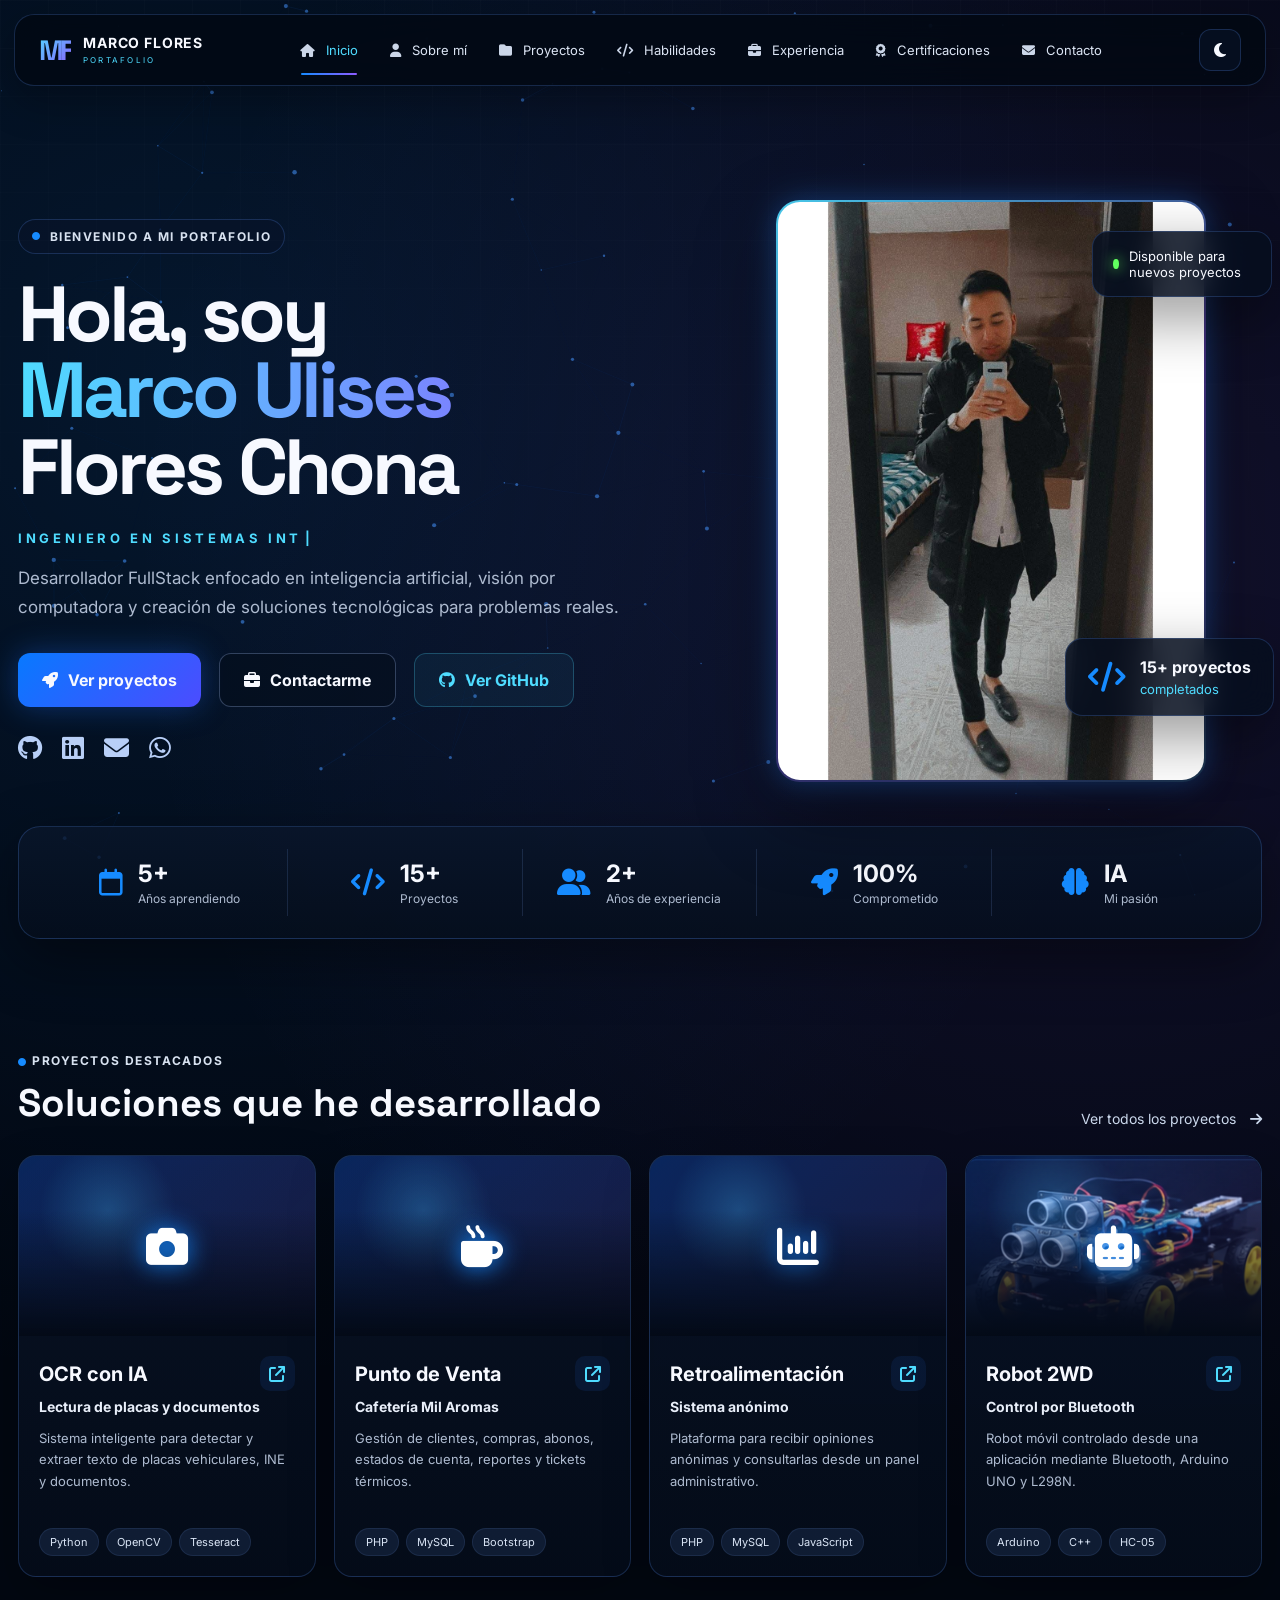
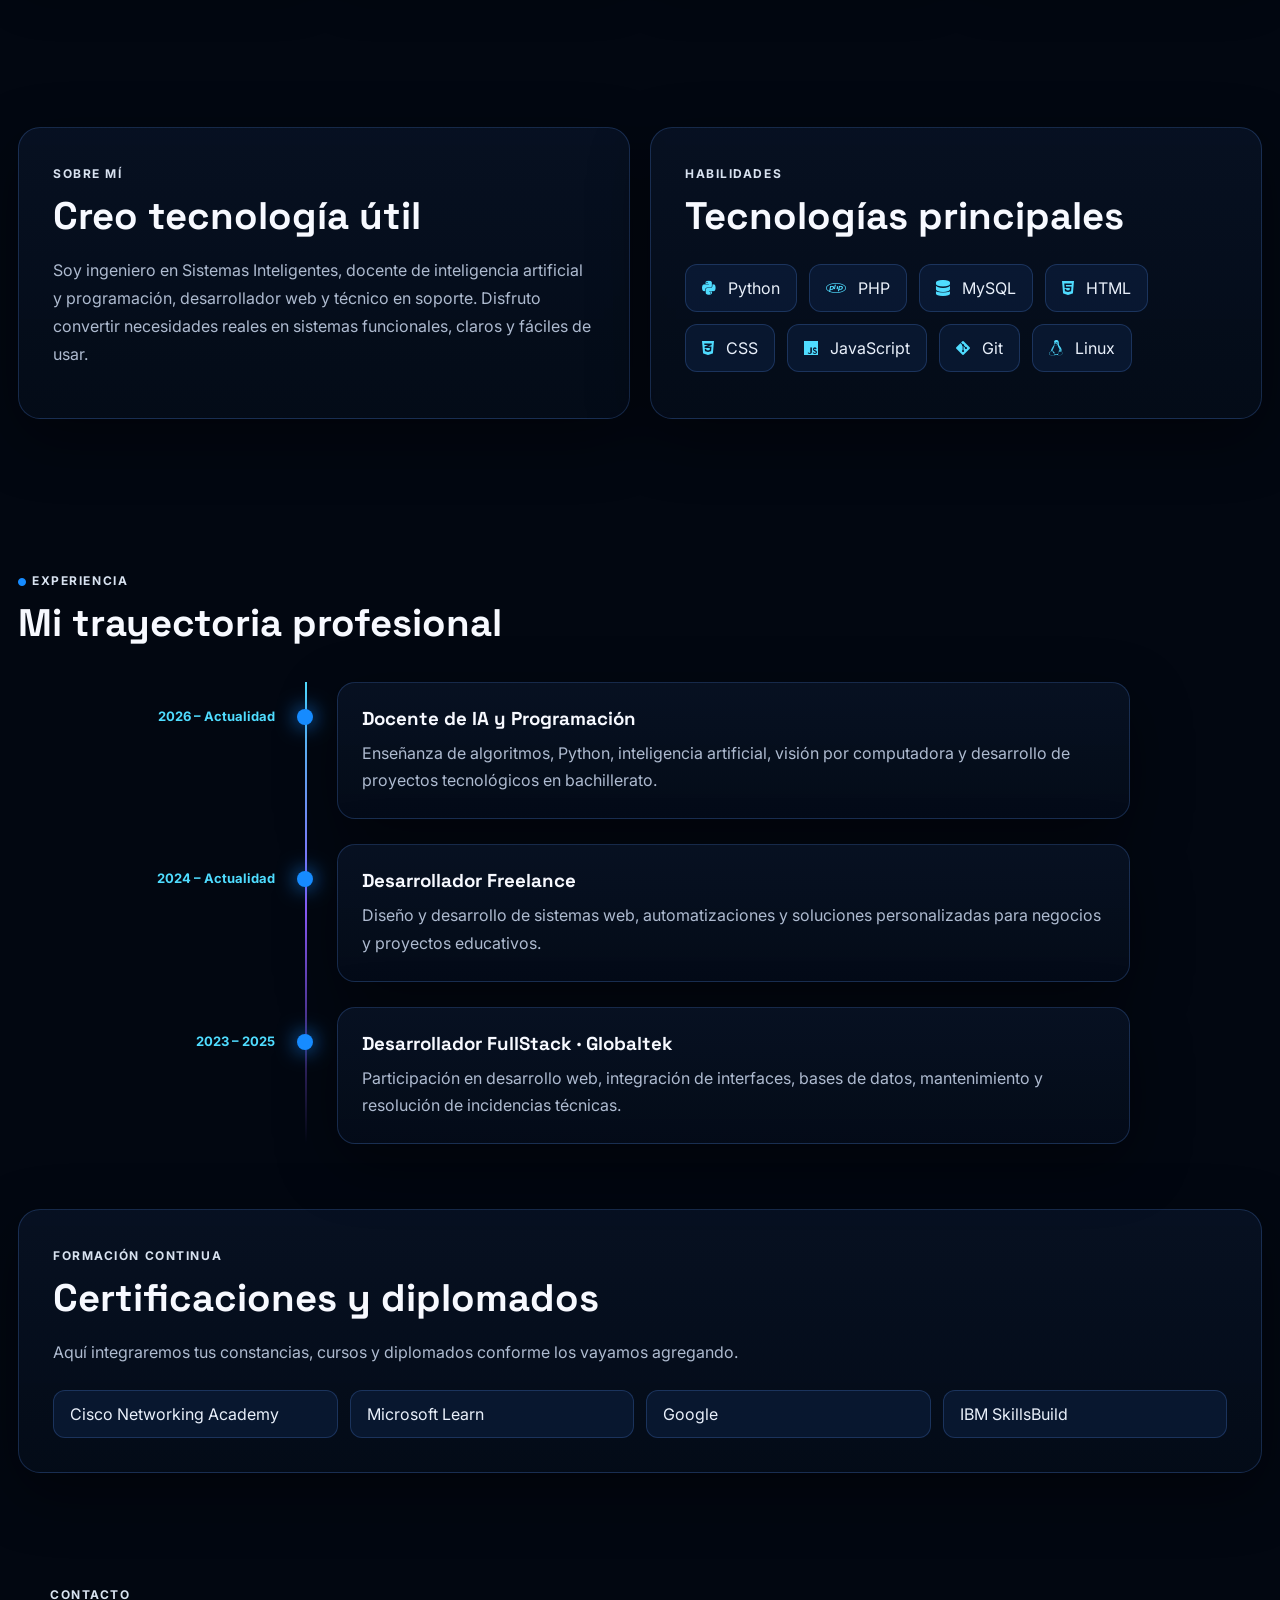
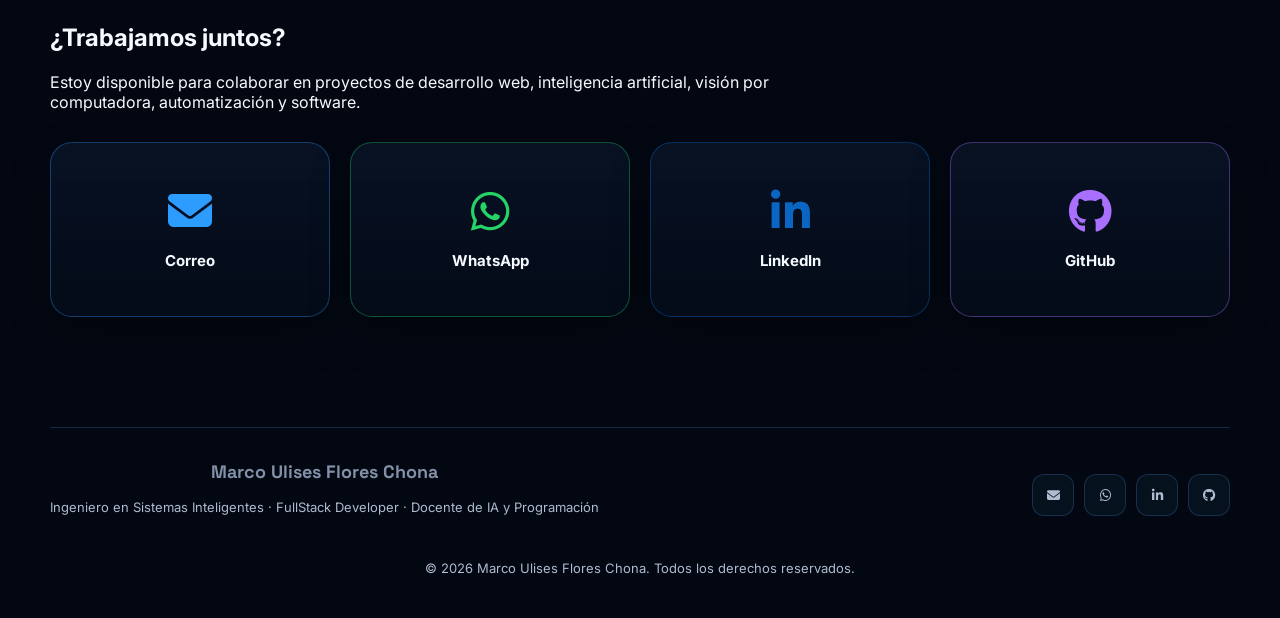
<file: index.html>
<!DOCTYPE html>
<html lang="es">
<head>
  <meta charset="UTF-8">
  <meta name="viewport" content="width=device-width, initial-scale=1.0">
  <meta name="description" content="Portafolio profesional de Marco Ulises Flores Chona: desarrollo web, inteligencia artificial, visión por computadora, automatización y proyectos con Arduino.">
  <meta name="author" content="Marco Ulises Flores Chona">
  <meta name="theme-color" content="#020711">
  <meta property="og:title" content="Marco Flores | Portafolio">
  <meta property="og:description" content="Desarrollo web, inteligencia artificial, visión por computadora y soluciones tecnológicas.">
  <meta property="og:type" content="website">
  <link rel="icon" href="data:image/svg+xml,<svg xmlns=%22http://www.w3.org/2000/svg%22 viewBox=%220 0 100 100%22><rect width=%22100%22 height=%22100%22 rx=%2222%22 fill=%22%23020711%22/><text x=%2250%22 y=%2265%22 font-size=%2250%22 text-anchor=%22middle%22 fill=%22%234fdcff%22 font-family=%22Arial%22 font-weight=%22700%22>MF</text></svg>">
  <title>Marco Flores | Portafolio</title>

  <link rel="preconnect" href="https://fonts.googleapis.com">
  <link rel="preconnect" href="https://fonts.gstatic.com" crossorigin>
  <link href="https://fonts.googleapis.com/css2?family=Inter:wght@400;500;600;700;800&family=Space+Grotesk:wght@500;600;700&display=swap" rel="stylesheet">
  <link rel="stylesheet" href="https://cdnjs.cloudflare.com/ajax/libs/font-awesome/6.7.2/css/all.min.css">
  <link rel="stylesheet" href="css/style.css">
</head>
<body>
  <canvas id="particles"></canvas>

  <header class="topbar">
    <a href="#inicio" class="brand" aria-label="Ir al inicio">
      <span class="brand-mark">MF</span>
      <span class="brand-text">
        <strong>MARCO FLORES</strong>
        <small>PORTAFOLIO</small>
      </span>
    </a>

    <nav class="nav" id="nav">
      <a class="active" href="#inicio"><i class="fa-solid fa-house"></i> Inicio</a>
      <a href="#sobre-mi"><i class="fa-solid fa-user"></i> Sobre mí</a>
      <a href="#proyectos"><i class="fa-solid fa-folder"></i> Proyectos</a>
      <a href="#habilidades"><i class="fa-solid fa-code"></i> Habilidades</a>
      <a href="#experiencia"><i class="fa-solid fa-briefcase"></i> Experiencia</a>
      <a href="#certificaciones"><i class="fa-solid fa-award"></i> Certificaciones</a>
      <a href="#contacto"><i class="fa-solid fa-envelope"></i> Contacto</a>
    </nav>

    <div class="header-actions">
      <button class="theme-btn" id="themeBtn" aria-label="Cambiar tema" title="Cambiar tema">
        <i class="fa-solid fa-moon"></i>
      </button>
      <button class="menu-btn" id="menuBtn" aria-label="Abrir menú">
        <i class="fa-solid fa-bars"></i>
      </button>
    </div>
  </header>

  <main>
    <section class="hero section" id="inicio">
      <div class="hero-copy reveal">
        <span class="eyebrow"><i class="fa-solid fa-circle"></i> BIENVENIDO A MI PORTAFOLIO</span>
        <h1>
          Hola, soy
          <span>Marco Ulises</span>
          Flores Chona
        </h1>
        <p class="role"><span id="typedRole">INGENIERO EN SISTEMAS INTELIGENTES</span><span class="typing-cursor">|</span></p>
        <p class="intro">
          Desarrollador FullStack enfocado en inteligencia artificial, visión por computadora
          y creación de soluciones tecnológicas para problemas reales.
        </p>

        <div class="hero-actions">
          <a class="btn btn-primary" href="#proyectos">
            <i class="fa-solid fa-rocket"></i> Ver proyectos
          </a>
          <a class="btn btn-outline" href="#contacto">
            <i class="fa-solid fa-briefcase"></i> Contactarme
          </a>
          <a class="btn btn-ghost" href="https://github.com/marco940" target="_blank" rel="noopener noreferrer">
            <i class="fa-brands fa-github"></i> Ver GitHub
          </a>
        </div>

        <div class="social-links">
          <a href="https://github.com/marco940" target="_blank" rel="noopener noreferrer" aria-label="Abrir GitHub" title="GitHub">
            <i class="fa-brands fa-github"></i>
          </a>
          <a href="https://www.linkedin.com/in/marco-flores-0b7525391" target="_blank" rel="noopener noreferrer" aria-label="Abrir LinkedIn" title="LinkedIn">
            <i class="fa-brands fa-linkedin"></i>
          </a>
          <a href="mailto:uli.255.mf@gmail.com" aria-label="Enviar correo" title="Correo">
            <i class="fa-solid fa-envelope"></i>
          </a>
          <a href="https://wa.me/522271153586?text=Hola%20Marco%2C%20vi%20tu%20portafolio%20y%20me%20gustaría%20ponerme%20en%20contacto%20contigo."
             target="_blank" rel="noopener noreferrer" aria-label="Abrir WhatsApp" title="WhatsApp">
            <i class="fa-brands fa-whatsapp"></i>
          </a>
        </div>
      </div>

      <div class="hero-visual reveal">
        <div class="availability"><span></span> Disponible para nuevos proyectos</div>
        <div class="photo-frame">
          <img src="img/perfil-marco.jpeg" alt="Fotografía profesional de Marco Ulises Flores Chona">
        </div>
        <div class="floating-card">
          <i class="fa-solid fa-code"></i>
          <div><strong>15+ proyectos</strong><span>completados</span></div>
        </div>
      </div>
    </section>

    <section class="stats reveal" aria-label="Estadísticas profesionales">
      <article><i class="fa-regular fa-calendar"></i><div><strong>5+</strong><span>Años aprendiendo</span></div></article>
      <article><i class="fa-solid fa-code"></i><div><strong>15+</strong><span>Proyectos</span></div></article>
      <article><i class="fa-solid fa-user-group"></i><div><strong>2+</strong><span>Años de experiencia</span></div></article>
      <article><i class="fa-solid fa-rocket"></i><div><strong>100%</strong><span>Comprometido</span></div></article>
      <article><i class="fa-solid fa-brain"></i><div><strong>IA</strong><span>Mi pasión</span></div></article>
    </section>

    <section class="section projects-section" id="proyectos">
      <div class="section-heading reveal">
        <div>
          <span class="kicker"><i class="fa-solid fa-circle"></i> PROYECTOS DESTACADOS</span>
          <h2>Soluciones que he desarrollado</h2>
        </div>
        <a href="#todos">Ver todos los proyectos <i class="fa-solid fa-arrow-right"></i></a>
      </div>

      <div class="projects-grid" id="todos">
        <article class="project-card reveal">
          <div class="project-image project-ocr">
            <span class="project-icon"><i class="fa-solid fa-camera"></i></span>
          </div>
          <div class="project-content">
            <div class="project-topline">
              <h3>OCR con IA</h3>
              <a class="project-open" href="proyectos/ocr.html" aria-label="Ver detalles del proyecto OCR"><i class="fa-solid fa-arrow-up-right-from-square"></i></a>
            </div>
            <h4>Lectura de placas y documentos</h4>
            <p>Sistema inteligente para detectar y extraer texto de placas vehiculares, INE y documentos.</p>
            <div class="tags"><span>Python</span><span>OpenCV</span><span>Tesseract</span></div>
          </div>
        </article>

        <article class="project-card reveal">
          <div class="project-image project-pos">
            <span class="project-icon"><i class="fa-solid fa-mug-hot"></i></span>
          </div>
          <div class="project-content">
            <div class="project-topline">
              <h3>Punto de Venta</h3>
              <a class="project-open" href="proyectos/punto-venta.html" aria-label="Ver detalles del punto de venta"><i class="fa-solid fa-arrow-up-right-from-square"></i></a>
            </div>
            <h4>Cafetería Mil Aromas</h4>
            <p>Gestión de clientes, compras, abonos, estados de cuenta, reportes y tickets térmicos.</p>
            <div class="tags"><span>PHP</span><span>MySQL</span><span>Bootstrap</span></div>
          </div>
        </article>

        <article class="project-card reveal">
          <div class="project-image project-feedback">
            <span class="project-icon"><i class="fa-solid fa-chart-column"></i></span>
          </div>
          <div class="project-content">
            <div class="project-topline">
              <h3>Retroalimentación</h3>
              <a class="project-open" href="proyectos/retroalimentacion.html" aria-label="Ver detalles del sistema de retroalimentación"><i class="fa-solid fa-arrow-up-right-from-square"></i></a>
            </div>
            <h4>Sistema anónimo</h4>
            <p>Plataforma para recibir opiniones anónimas y consultarlas desde un panel administrativo.</p>
            <div class="tags"><span>PHP</span><span>MySQL</span><span>JavaScript</span></div>
          </div>
        </article>

        <article class="project-card reveal">
          <div class="project-image project-robot">
            <span class="project-icon"><i class="fa-solid fa-robot"></i></span>
          </div>
          <div class="project-content">
            <div class="project-topline">
              <h3>Robot 2WD</h3>
              <a class="project-open" href="proyectos/robot-2wd.html" aria-label="Ver detalles del robot 2WD"><i class="fa-solid fa-arrow-up-right-from-square"></i></a>
            </div>
            <h4>Control por Bluetooth</h4>
            <p>Robot móvil controlado desde una aplicación mediante Bluetooth, Arduino UNO y L298N.</p>
            <div class="tags"><span>Arduino</span><span>C++</span><span>HC-05</span></div>
          </div>
        </article>
      </div>
    </section>

    <section class="section about-grid" id="sobre-mi">
      <article class="glass-card reveal">
        <span class="kicker">SOBRE MÍ</span>
        <h2>Creo tecnología útil</h2>
        <p>
          Soy ingeniero en Sistemas Inteligentes, docente de inteligencia artificial y programación,
          desarrollador web y técnico en soporte. Disfruto convertir necesidades reales en sistemas
          funcionales, claros y fáciles de usar.
        </p>
      </article>

      <article class="glass-card reveal" id="habilidades">
        <span class="kicker">HABILIDADES</span>
        <h2>Tecnologías principales</h2>
        <div class="skills">
          <span><i class="fa-brands fa-python"></i> Python</span>
          <span><i class="fa-brands fa-php"></i> PHP</span>
          <span><i class="fa-solid fa-database"></i> MySQL</span>
          <span><i class="fa-brands fa-html5"></i> HTML</span>
          <span><i class="fa-brands fa-css3-alt"></i> CSS</span>
          <span><i class="fa-brands fa-js"></i> JavaScript</span>
          <span><i class="fa-brands fa-git-alt"></i> Git</span>
          <span><i class="fa-brands fa-linux"></i> Linux</span>
        </div>
      </article>
    </section>


    <section class="section experience-section" id="experiencia">
      <div class="section-heading reveal">
        <div>
          <span class="kicker"><i class="fa-solid fa-circle"></i> EXPERIENCIA</span>
          <h2>Mi trayectoria profesional</h2>
        </div>
      </div>

      <div class="timeline">
        <article class="timeline-item reveal">
          <span class="timeline-date">2026 – Actualidad</span>
          <div class="timeline-card">
            <h3>Docente de IA y Programación</h3>
            <p>Enseñanza de algoritmos, Python, inteligencia artificial, visión por computadora y desarrollo de proyectos tecnológicos en bachillerato.</p>
          </div>
        </article>
        <article class="timeline-item reveal">
          <span class="timeline-date">2024 – Actualidad</span>
          <div class="timeline-card">
            <h3>Desarrollador Freelance</h3>
            <p>Diseño y desarrollo de sistemas web, automatizaciones y soluciones personalizadas para negocios y proyectos educativos.</p>
          </div>
        </article>
        <article class="timeline-item reveal">
          <span class="timeline-date">2023 – 2025</span>
          <div class="timeline-card">
            <h3>Desarrollador FullStack · Globaltek</h3>
            <p>Participación en desarrollo web, integración de interfaces, bases de datos, mantenimiento y resolución de incidencias técnicas.</p>
          </div>
        </article>
      </div>
    </section>

    <section class="section glass-card reveal" id="certificaciones">
      <span class="kicker">FORMACIÓN CONTINUA</span>
      <h2>Certificaciones y diplomados</h2>
      <p class="muted">Aquí integraremos tus constancias, cursos y diplomados conforme los vayamos agregando.</p>
      <div class="cert-grid">
        <span>Cisco Networking Academy</span>
        <span>Microsoft Learn</span>
        <span>Google</span>
        <span>IBM SkillsBuild</span>
      </div>
    </section>

    <section id="contacto" class="section contact-section">
    <div class="section-head reveal">
      <span class="kicker">CONTACTO</span>
      <h2>¿Trabajamos juntos?</h2>
      <p>
        Estoy disponible para colaborar en proyectos de desarrollo web,
        inteligencia artificial, visión por computadora, automatización y software.
      </p>
    </div>

    <div class="contact-icons reveal">
      <a class="contact-icon-card email" href="mailto:uli.255.mf@gmail.com"
         aria-label="Enviar correo a Marco" title="Correo">
        <i class="fa-solid fa-envelope"></i>
        <span>Correo</span>
      </a>

      <a class="contact-icon-card whatsapp"
         href="https://wa.me/522271153586?text=Hola%20Marco%2C%20vi%20tu%20portafolio%20y%20me%20gustaría%20ponerme%20en%20contacto%20contigo."
         target="_blank" rel="noopener noreferrer"
         aria-label="Abrir WhatsApp de Marco" title="WhatsApp">
        <i class="fa-brands fa-whatsapp"></i>
        <span>WhatsApp</span>
      </a>

      <a class="contact-icon-card linkedin"
         href="https://www.linkedin.com/in/marco-flores-0b7525391"
         target="_blank" rel="noopener noreferrer"
         aria-label="Abrir LinkedIn de Marco" title="LinkedIn">
        <i class="fa-brands fa-linkedin-in"></i>
        <span>LinkedIn</span>
      </a>

      <a class="contact-icon-card github"
         href="https://github.com/marco940"
         target="_blank" rel="noopener noreferrer"
         aria-label="Abrir GitHub de Marco" title="GitHub">
        <i class="fa-brands fa-github"></i>
        <span>GitHub</span>
      </a>
    </div>
  </section>
  </main>

  <footer class="footer">
    <div class="footer-content">
      <div>
        <strong>Marco Ulises Flores Chona</strong>
        <p>Ingeniero en Sistemas Inteligentes · FullStack Developer · Docente de IA y Programación</p>
      </div>
      <div class="footer-social">
        <a href="mailto:uli.255.mf@gmail.com" aria-label="Enviar correo"><i class="fa-solid fa-envelope"></i></a>
        <a href="https://wa.me/522271153586" target="_blank" rel="noopener noreferrer" aria-label="WhatsApp"><i class="fa-brands fa-whatsapp"></i></a>
        <a href="https://www.linkedin.com/in/marco-flores-0b7525391" target="_blank" rel="noopener noreferrer" aria-label="LinkedIn"><i class="fa-brands fa-linkedin-in"></i></a>
        <a href="https://github.com/marco940" target="_blank" rel="noopener noreferrer" aria-label="GitHub"><i class="fa-brands fa-github"></i></a>
      </div>
    </div>
    <p class="copyright">© <span id="year"></span> Marco Ulises Flores Chona. Todos los derechos reservados.</p>
  </footer>

  <button class="back-to-top" id="backToTop" aria-label="Volver arriba">
    <i class="fa-solid fa-arrow-up"></i>
  </button>

  <script src="js/main.js"></script>
</body>
</html>
</file>
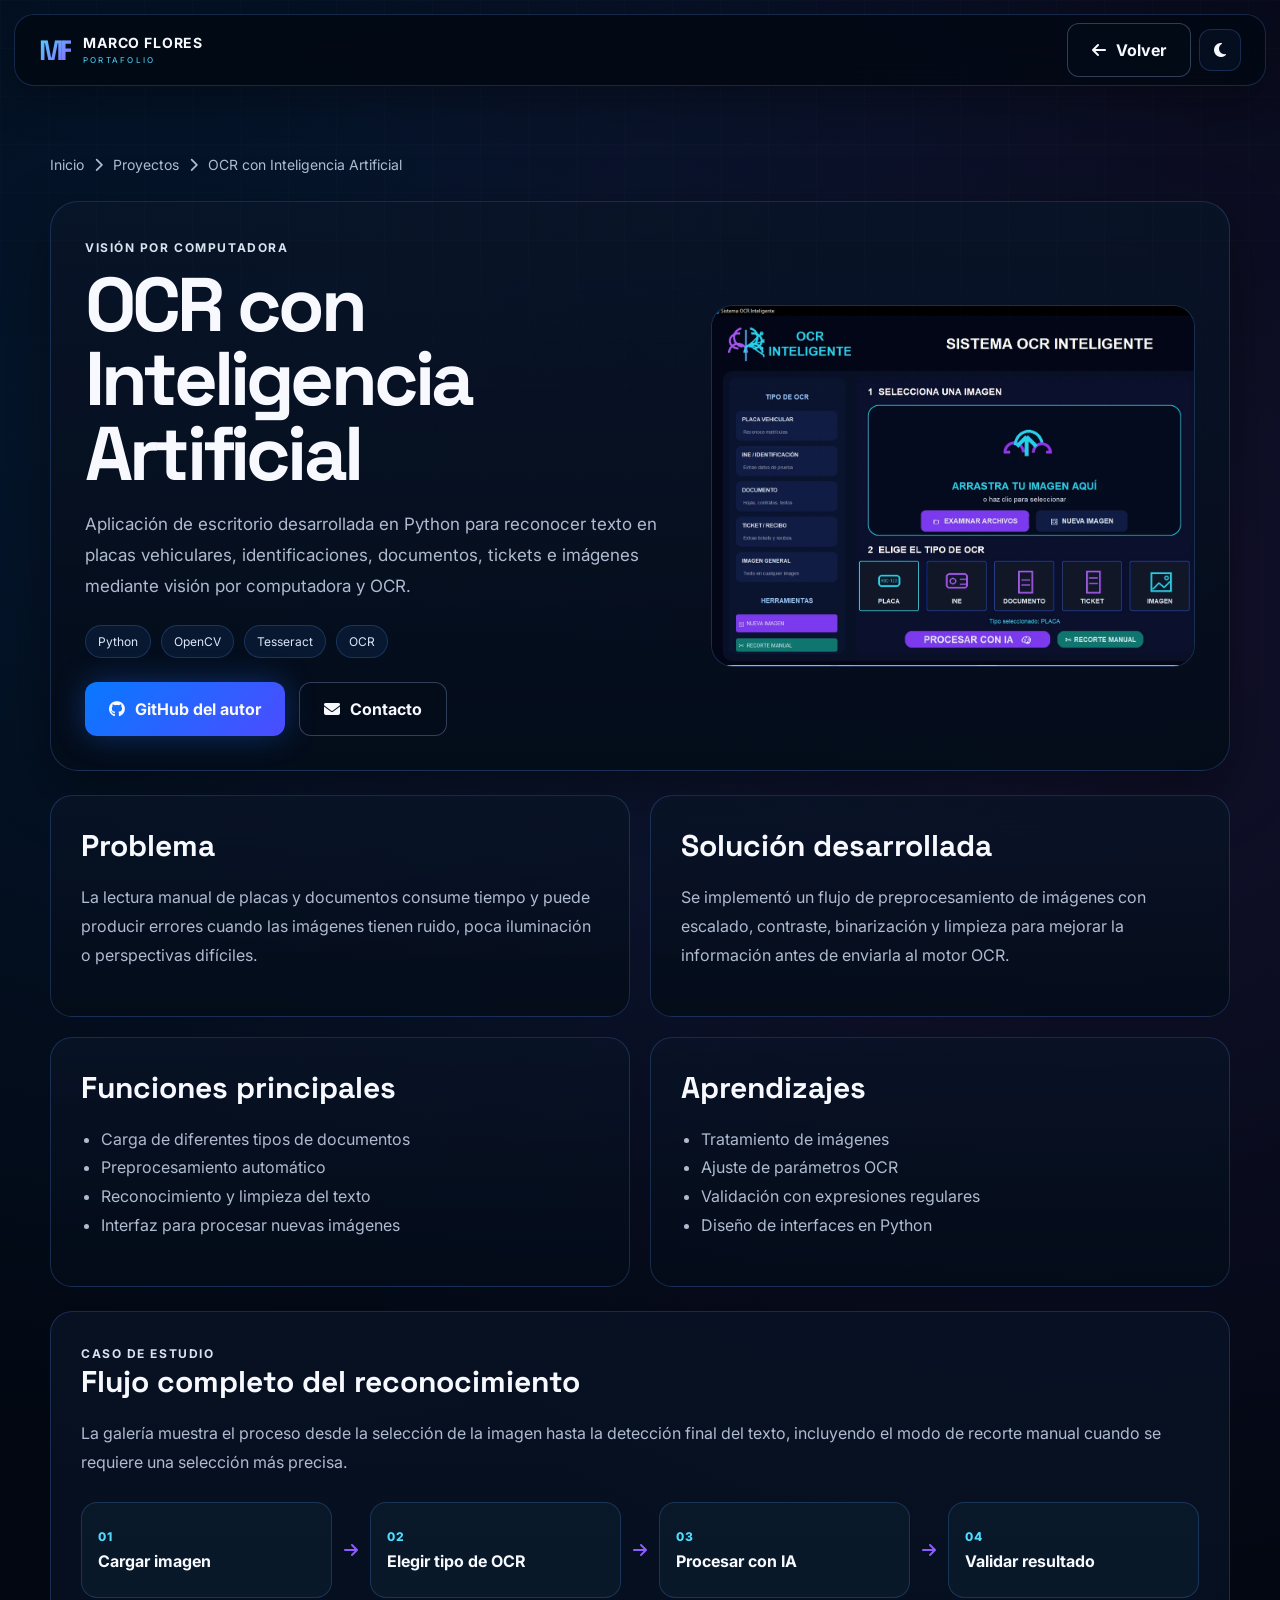
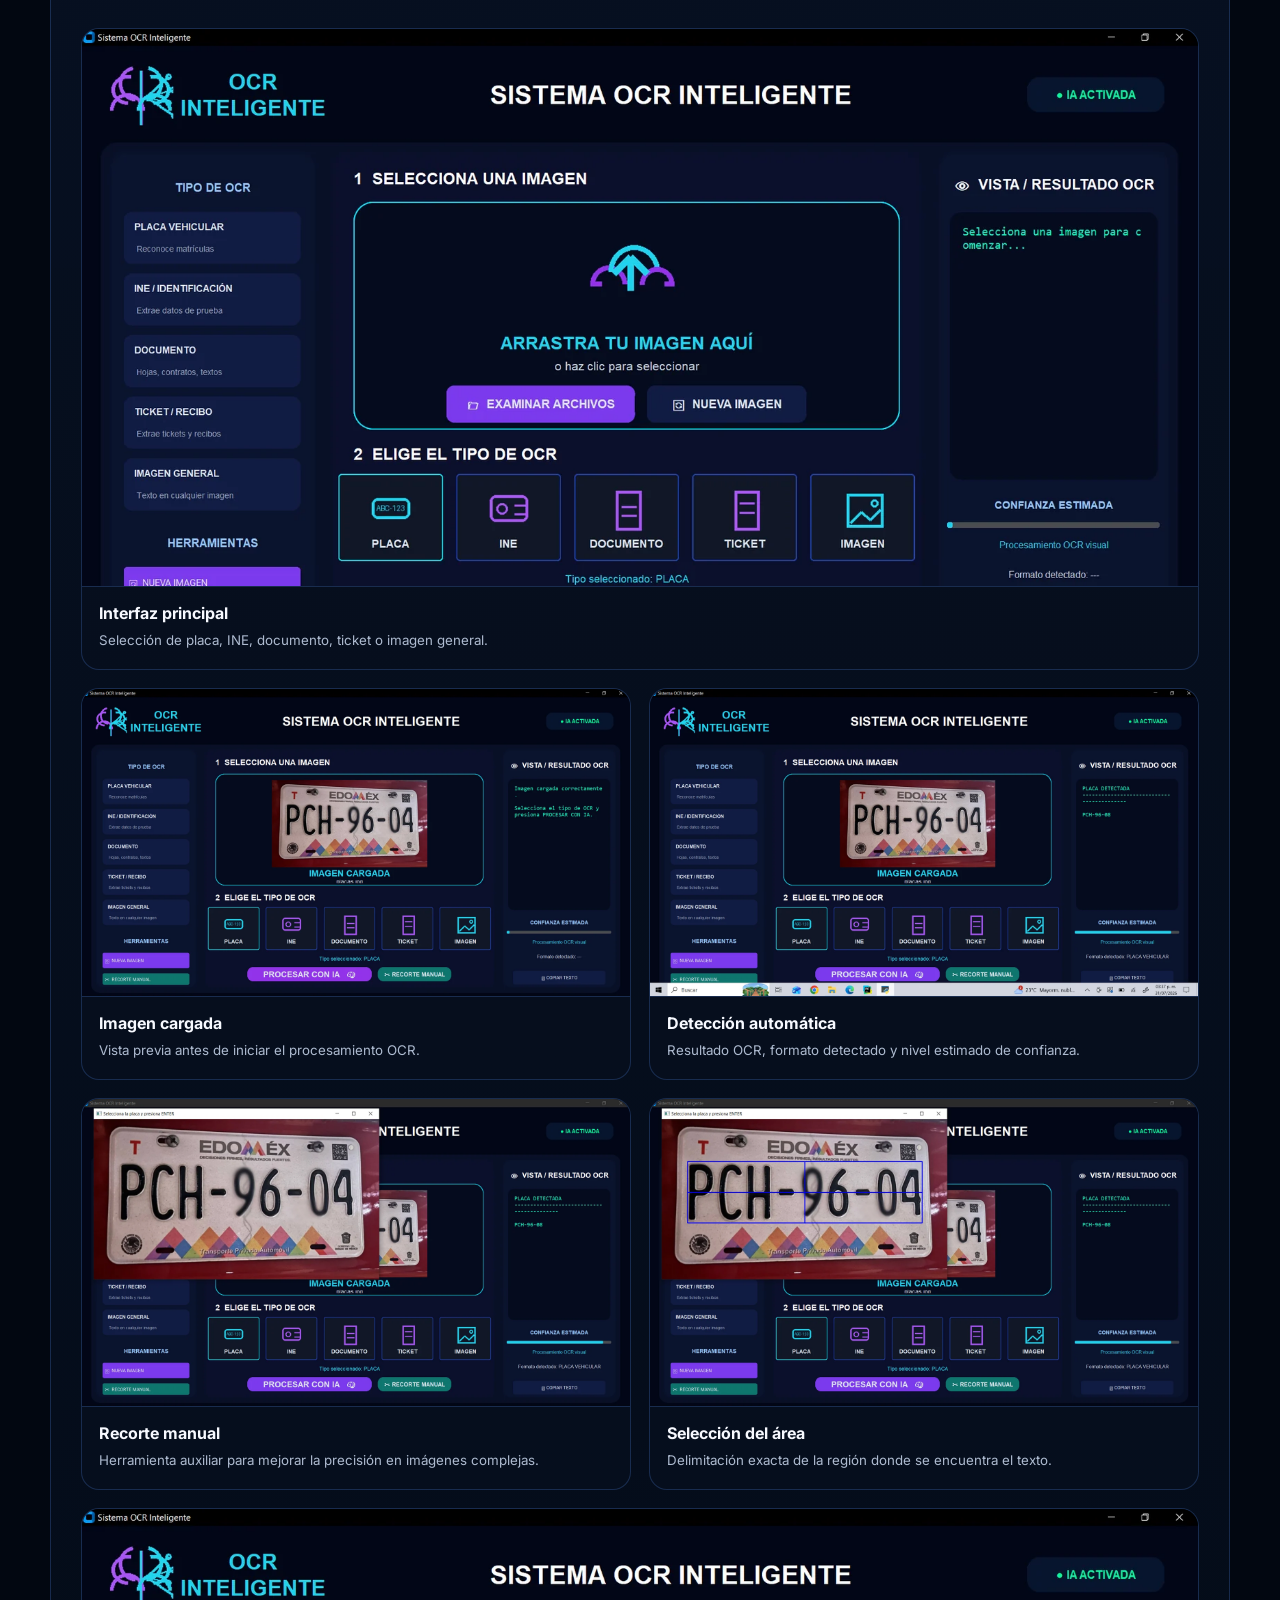
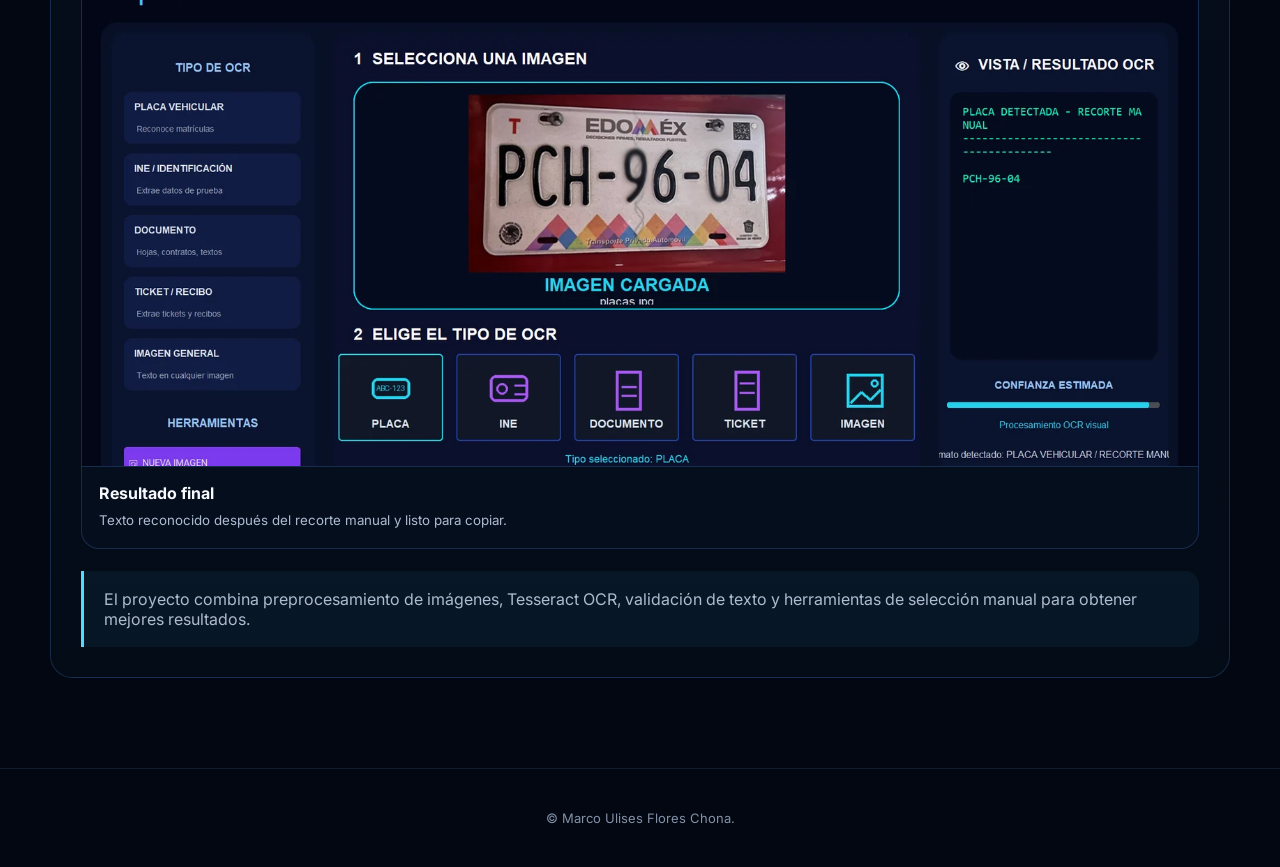
<file: proyectos/ocr.html>
<!DOCTYPE html>
<html lang="es">
<head>
  <meta charset="UTF-8">
  <meta name="viewport" content="width=device-width, initial-scale=1.0">
  <meta name="theme-color" content="#020711">
  <link rel="preconnect" href="https://fonts.googleapis.com">
  <link rel="preconnect" href="https://fonts.gstatic.com" crossorigin>
  <link href="https://fonts.googleapis.com/css2?family=Inter:wght@400;500;600;700;800&family=Space+Grotesk:wght@500;600;700&display=swap" rel="stylesheet">
  <link rel="stylesheet" href="https://cdnjs.cloudflare.com/ajax/libs/font-awesome/6.7.2/css/all.min.css">
  <link rel="stylesheet" href="../css/style.css">

  <meta name="description" content="Aplicación de escritorio desarrollada en Python para reconocer texto en placas vehiculares, identificaciones, documentos, tickets e imágenes mediante visión por computadora y OCR.">
  <title>OCR con Inteligencia Artificial | Marco Flores</title>
</head>
<body>
  <canvas id="particles"></canvas>

  <header class="topbar">
    <a href="../index.html" class="brand">
      <span class="brand-mark">MF</span>
      <span class="brand-text"><strong>MARCO FLORES</strong><small>PORTAFOLIO</small></span>
    </a>
    <div class="header-actions">
      <a class="btn btn-outline" href="../index.html#proyectos"><i class="fa-solid fa-arrow-left"></i> Volver</a>
      <button class="theme-btn" id="themeBtn" aria-label="Cambiar tema"><i class="fa-solid fa-moon"></i></button>
    </div>
  </header>

  <main class="project-detail-page">
    <nav class="project-breadcrumb">
      <a href="../index.html">Inicio</a><i class="fa-solid fa-chevron-right"></i>
      <a href="../index.html#proyectos">Proyectos</a><i class="fa-solid fa-chevron-right"></i>
      <span>OCR con Inteligencia Artificial</span>
    </nav>

    <section class="project-detail-hero reveal visible">
      <div>
        <span class="kicker">VISIÓN POR COMPUTADORA</span>
        <h1>OCR con Inteligencia Artificial</h1>
        <p>Aplicación de escritorio desarrollada en Python para reconocer texto en placas vehiculares, identificaciones, documentos, tickets e imágenes mediante visión por computadora y OCR.</p>
        <div class="project-meta"><span>Python</span><span>OpenCV</span><span>Tesseract</span><span>OCR</span></div>
        <div class="project-actions">
          <a class="btn btn-primary" href="https://github.com/marco940" target="_blank" rel="noopener noreferrer">
            <i class="fa-brands fa-github"></i> GitHub del autor
          </a>
          <a class="btn btn-outline" href="../index.html#contacto">
            <i class="fa-solid fa-envelope"></i> Contacto
          </a>
        </div>
      </div>
      <div class="project-cover project-cover-image">
        <img src="../img/proyectos/ocr/interfaz-principal.webp"
             alt="Interfaz principal del Sistema OCR Inteligente">
      </div>
    </section>

    <section class="detail-grid">
      <article class="detail-card reveal visible">
        <h2>Problema</h2>
        <p>La lectura manual de placas y documentos consume tiempo y puede producir errores cuando las imágenes tienen ruido, poca iluminación o perspectivas difíciles.</p>
      </article>
      <article class="detail-card reveal visible">
        <h2>Solución desarrollada</h2>
        <p>Se implementó un flujo de preprocesamiento de imágenes con escalado, contraste, binarización y limpieza para mejorar la información antes de enviarla al motor OCR.</p>
      </article>
      <article class="detail-card reveal visible">
        <h2>Funciones principales</h2>
        <ul><li>Carga de diferentes tipos de documentos</li><li>Preprocesamiento automático</li><li>Reconocimiento y limpieza del texto</li><li>Interfaz para procesar nuevas imágenes</li></ul>
      </article>
      <article class="detail-card reveal visible">
        <h2>Aprendizajes</h2>
        <ul><li>Tratamiento de imágenes</li><li>Ajuste de parámetros OCR</li><li>Validación con expresiones regulares</li><li>Diseño de interfaces en Python</li></ul>
      </article>
    </section>

    <section class="detail-card gallery-section reveal visible">
      <span class="kicker">CASO DE ESTUDIO</span>
      <h2>Flujo completo del reconocimiento</h2>
      <p>
        La galería muestra el proceso desde la selección de la imagen hasta la detección
        final del texto, incluyendo el modo de recorte manual cuando se requiere una
        selección más precisa.
      </p>

      <div class="ocr-flow">
        <div><span>01</span><strong>Cargar imagen</strong></div>
        <i class="fa-solid fa-arrow-right"></i>
        <div><span>02</span><strong>Elegir tipo de OCR</strong></div>
        <i class="fa-solid fa-arrow-right"></i>
        <div><span>03</span><strong>Procesar con IA</strong></div>
        <i class="fa-solid fa-arrow-right"></i>
        <div><span>04</span><strong>Validar resultado</strong></div>
      </div>

      <div class="project-gallery">
        <a class="gallery-item gallery-featured" href="../img/proyectos/ocr/interfaz-principal.webp" target="_blank">
          <img src="../img/proyectos/ocr/interfaz-principal.webp" alt="Interfaz principal del OCR">
          <span><strong>Interfaz principal</strong><small>Selección de placa, INE, documento, ticket o imagen general.</small></span>
        </a>

        <a class="gallery-item" href="../img/proyectos/ocr/imagen-cargada.webp" target="_blank">
          <img src="../img/proyectos/ocr/imagen-cargada.webp" alt="Imagen de placa cargada en el sistema">
          <span><strong>Imagen cargada</strong><small>Vista previa antes de iniciar el procesamiento OCR.</small></span>
        </a>

        <a class="gallery-item" href="../img/proyectos/ocr/resultado-automatico.webp" target="_blank">
          <img src="../img/proyectos/ocr/resultado-automatico.webp" alt="Resultado automático de reconocimiento de placa">
          <span><strong>Detección automática</strong><small>Resultado OCR, formato detectado y nivel estimado de confianza.</small></span>
        </a>

        <a class="gallery-item" href="../img/proyectos/ocr/recorte-manual.webp" target="_blank">
          <img src="../img/proyectos/ocr/recorte-manual.webp" alt="Ventana de recorte manual del OCR">
          <span><strong>Recorte manual</strong><small>Herramienta auxiliar para mejorar la precisión en imágenes complejas.</small></span>
        </a>

        <a class="gallery-item" href="../img/proyectos/ocr/seleccion-area.webp" target="_blank">
          <img src="../img/proyectos/ocr/seleccion-area.webp" alt="Selección manual del área de la placa">
          <span><strong>Selección del área</strong><small>Delimitación exacta de la región donde se encuentra el texto.</small></span>
        </a>

        <a class="gallery-item gallery-featured" href="../img/proyectos/ocr/resultado-final.webp" target="_blank">
          <img src="../img/proyectos/ocr/resultado-final.webp" alt="Resultado final del reconocimiento manual">
          <span><strong>Resultado final</strong><small>Texto reconocido después del recorte manual y listo para copiar.</small></span>
        </a>
      </div>

      <div class="project-note">
        El proyecto combina preprocesamiento de imágenes, Tesseract OCR, validación de texto
        y herramientas de selección manual para obtener mejores resultados.
      </div>
    </section>
  </main>

  <footer><p>© <span id="year"></span> Marco Ulises Flores Chona.</p></footer>
  <script src="../js/main.js"></script>
</body>
</html>
</file>
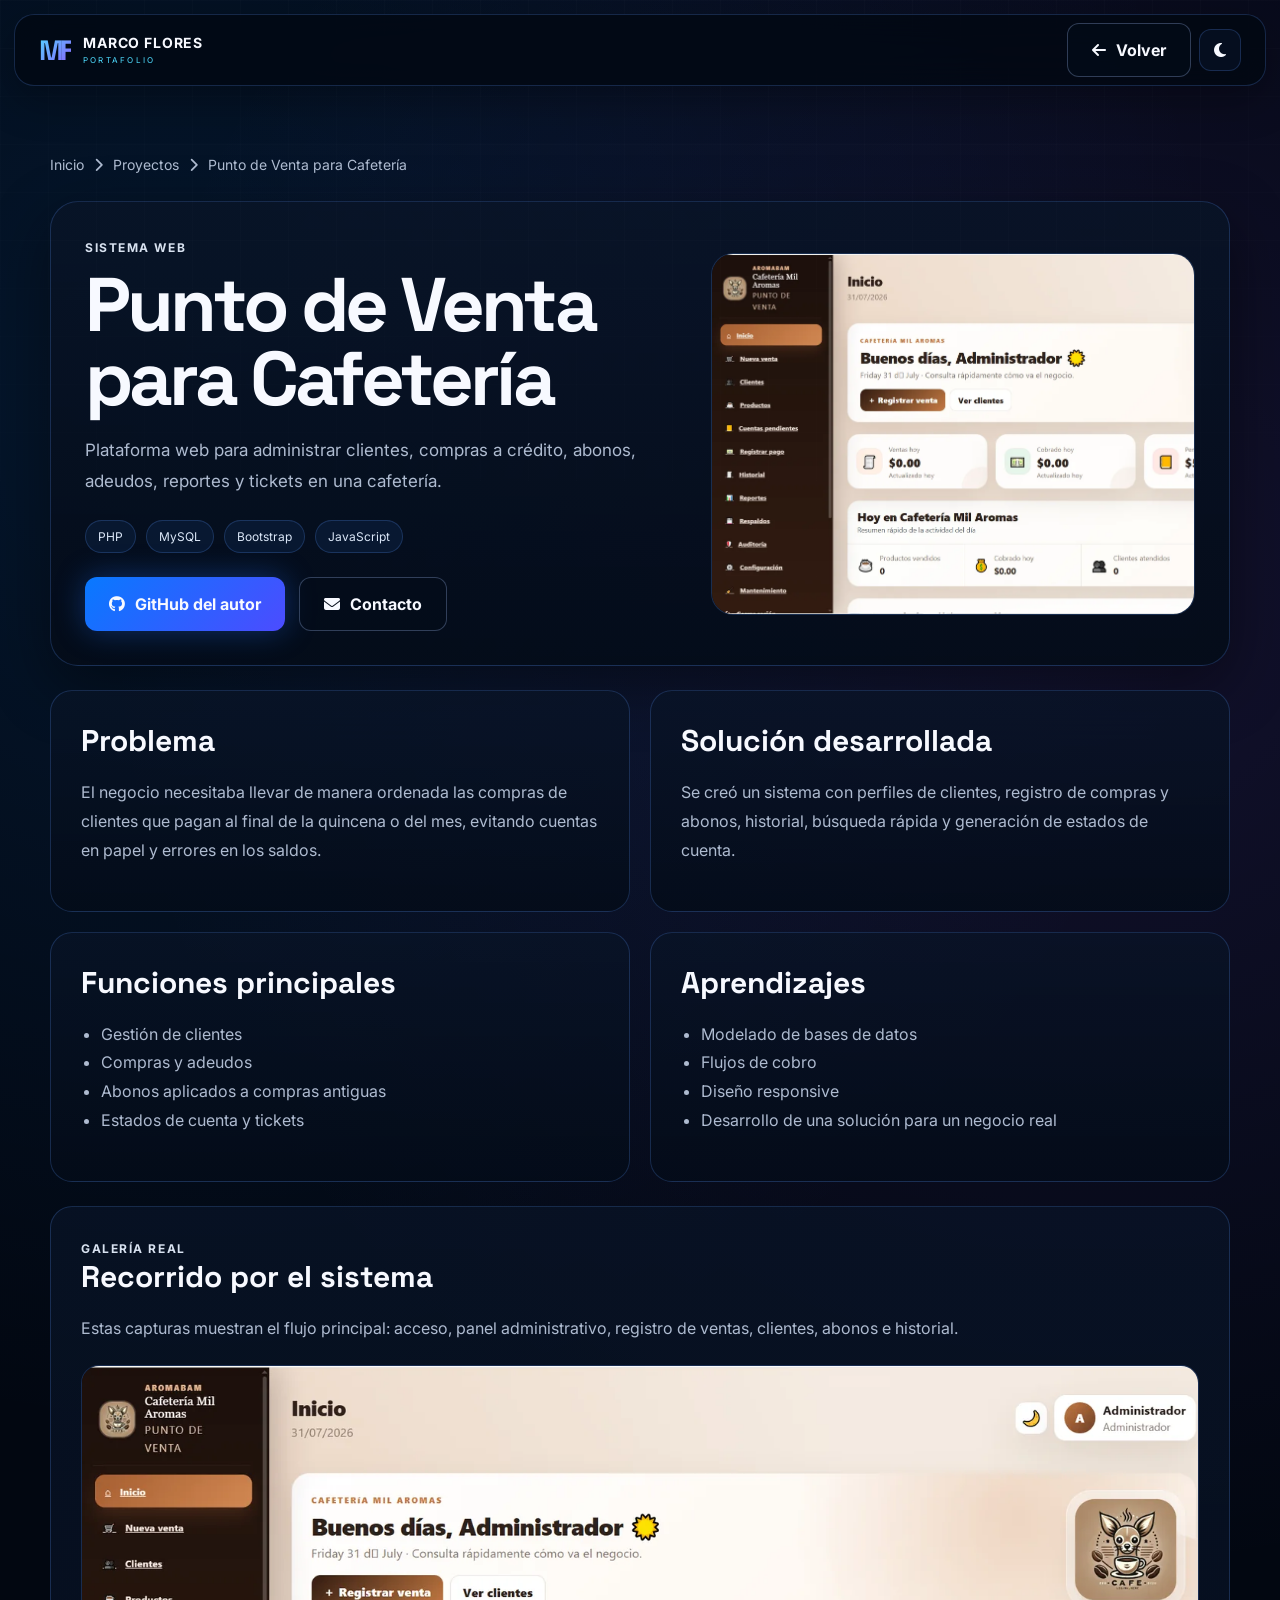
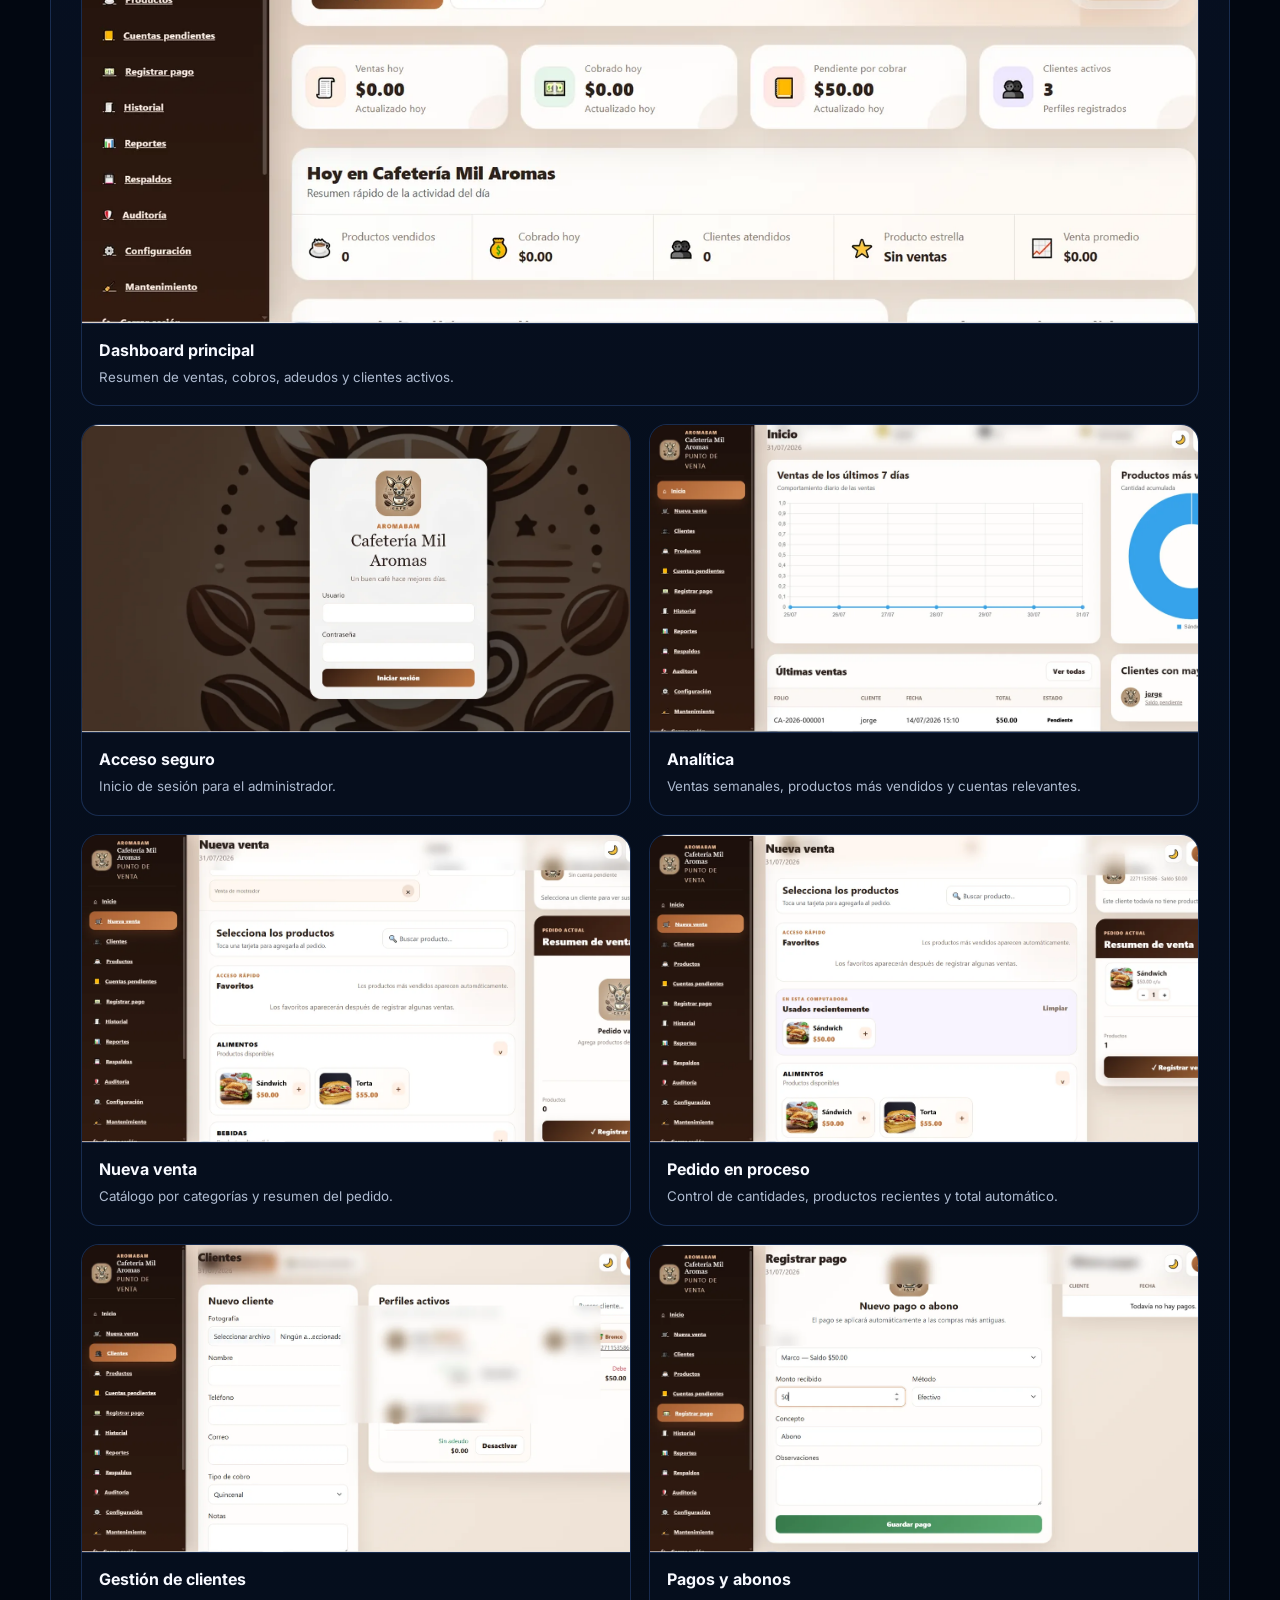
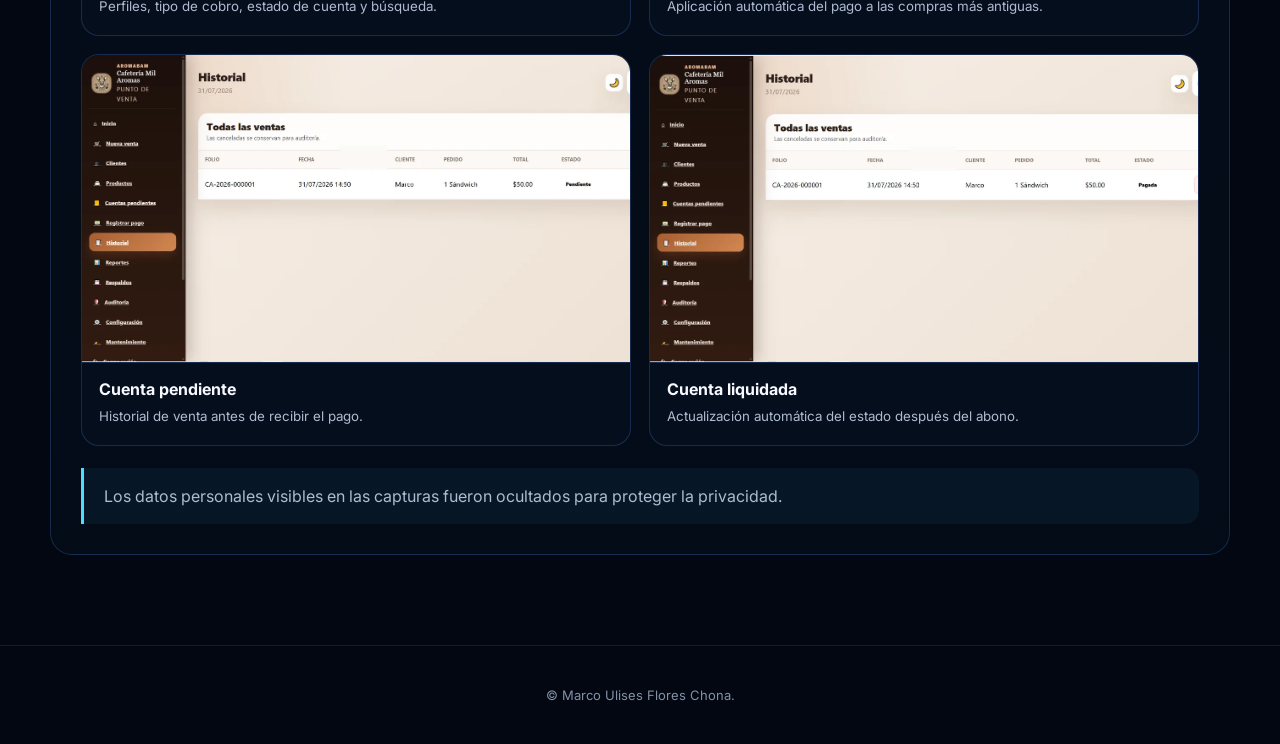
<file: proyectos/punto-venta.html>
<!DOCTYPE html>
<html lang="es">
<head>
  <meta charset="UTF-8">
  <meta name="viewport" content="width=device-width, initial-scale=1.0">
  <meta name="theme-color" content="#020711">
  <link rel="preconnect" href="https://fonts.googleapis.com">
  <link rel="preconnect" href="https://fonts.gstatic.com" crossorigin>
  <link href="https://fonts.googleapis.com/css2?family=Inter:wght@400;500;600;700;800&family=Space+Grotesk:wght@500;600;700&display=swap" rel="stylesheet">
  <link rel="stylesheet" href="https://cdnjs.cloudflare.com/ajax/libs/font-awesome/6.7.2/css/all.min.css">
  <link rel="stylesheet" href="../css/style.css">

  <meta name="description" content="Plataforma web para administrar clientes, compras a crédito, abonos, adeudos, reportes y tickets en una cafetería.">
  <title>Punto de Venta para Cafetería | Marco Flores</title>
</head>
<body>
  <canvas id="particles"></canvas>

  <header class="topbar">
    <a href="../index.html" class="brand">
      <span class="brand-mark">MF</span>
      <span class="brand-text"><strong>MARCO FLORES</strong><small>PORTAFOLIO</small></span>
    </a>
    <div class="header-actions">
      <a class="btn btn-outline" href="../index.html#proyectos"><i class="fa-solid fa-arrow-left"></i> Volver</a>
      <button class="theme-btn" id="themeBtn" aria-label="Cambiar tema"><i class="fa-solid fa-moon"></i></button>
    </div>
  </header>

  <main class="project-detail-page">
    <nav class="project-breadcrumb">
      <a href="../index.html">Inicio</a><i class="fa-solid fa-chevron-right"></i>
      <a href="../index.html#proyectos">Proyectos</a><i class="fa-solid fa-chevron-right"></i>
      <span>Punto de Venta para Cafetería</span>
    </nav>

    <section class="project-detail-hero reveal visible">
      <div>
        <span class="kicker">SISTEMA WEB</span>
        <h1>Punto de Venta para Cafetería</h1>
        <p>Plataforma web para administrar clientes, compras a crédito, abonos, adeudos, reportes y tickets en una cafetería.</p>
        <div class="project-meta"><span>PHP</span><span>MySQL</span><span>Bootstrap</span><span>JavaScript</span></div>
        <div class="project-actions">
          <a class="btn btn-primary" href="https://github.com/marco940" target="_blank" rel="noopener noreferrer">
            <i class="fa-brands fa-github"></i> GitHub del autor
          </a>
          <a class="btn btn-outline" href="../index.html#contacto">
            <i class="fa-solid fa-envelope"></i> Contacto
          </a>
        </div>
      </div>
      <div class="project-cover project-cover-image">
        <img src="../img/proyectos/punto-venta/dashboard.png"
             alt="Panel principal del sistema punto de venta para Cafetería Mil Aromas">
      </div>
    </section>

    <section class="detail-grid">
      <article class="detail-card reveal visible">
        <h2>Problema</h2>
        <p>El negocio necesitaba llevar de manera ordenada las compras de clientes que pagan al final de la quincena o del mes, evitando cuentas en papel y errores en los saldos.</p>
      </article>
      <article class="detail-card reveal visible">
        <h2>Solución desarrollada</h2>
        <p>Se creó un sistema con perfiles de clientes, registro de compras y abonos, historial, búsqueda rápida y generación de estados de cuenta.</p>
      </article>
      <article class="detail-card reveal visible">
        <h2>Funciones principales</h2>
        <ul><li>Gestión de clientes</li><li>Compras y adeudos</li><li>Abonos aplicados a compras antiguas</li><li>Estados de cuenta y tickets</li></ul>
      </article>
      <article class="detail-card reveal visible">
        <h2>Aprendizajes</h2>
        <ul><li>Modelado de bases de datos</li><li>Flujos de cobro</li><li>Diseño responsive</li><li>Desarrollo de una solución para un negocio real</li></ul>
      </article>
    </section>

    <section class="detail-card gallery-section reveal visible">
      <span class="kicker">GALERÍA REAL</span>
      <h2>Recorrido por el sistema</h2>
      <p>
        Estas capturas muestran el flujo principal: acceso, panel administrativo,
        registro de ventas, clientes, abonos e historial.
      </p>

      <div class="project-gallery">
        <a class="gallery-item gallery-featured" href="../img/proyectos/punto-venta/dashboard.png" target="_blank">
          <img src="../img/proyectos/punto-venta/dashboard.png" alt="Dashboard principal de la cafetería">
          <span><strong>Dashboard principal</strong><small>Resumen de ventas, cobros, adeudos y clientes activos.</small></span>
        </a>

        <a class="gallery-item" href="../img/proyectos/punto-venta/login.png" target="_blank">
          <img src="../img/proyectos/punto-venta/login.png" alt="Pantalla de inicio de sesión">
          <span><strong>Acceso seguro</strong><small>Inicio de sesión para el administrador.</small></span>
        </a>

        <a class="gallery-item" href="../img/proyectos/punto-venta/analitica.png" target="_blank">
          <img src="../img/proyectos/punto-venta/analitica.png" alt="Gráficas y estadísticas del punto de venta">
          <span><strong>Analítica</strong><small>Ventas semanales, productos más vendidos y cuentas relevantes.</small></span>
        </a>

        <a class="gallery-item" href="../img/proyectos/punto-venta/nueva-venta.png" target="_blank">
          <img src="../img/proyectos/punto-venta/nueva-venta.png" alt="Pantalla para registrar una nueva venta">
          <span><strong>Nueva venta</strong><small>Catálogo por categorías y resumen del pedido.</small></span>
        </a>

        <a class="gallery-item" href="../img/proyectos/punto-venta/venta-producto.png" target="_blank">
          <img src="../img/proyectos/punto-venta/venta-producto.png" alt="Producto agregado al pedido">
          <span><strong>Pedido en proceso</strong><small>Control de cantidades, productos recientes y total automático.</small></span>
        </a>

        <a class="gallery-item" href="../img/proyectos/punto-venta/clientes.png" target="_blank">
          <img src="../img/proyectos/punto-venta/clientes.png" alt="Gestión de clientes">
          <span><strong>Gestión de clientes</strong><small>Perfiles, tipo de cobro, estado de cuenta y búsqueda.</small></span>
        </a>

        <a class="gallery-item" href="../img/proyectos/punto-venta/registrar-pago.png" target="_blank">
          <img src="../img/proyectos/punto-venta/registrar-pago.png" alt="Registro de pagos y abonos">
          <span><strong>Pagos y abonos</strong><small>Aplicación automática del pago a las compras más antiguas.</small></span>
        </a>

        <a class="gallery-item" href="../img/proyectos/punto-venta/historial-pendiente.png" target="_blank">
          <img src="../img/proyectos/punto-venta/historial-pendiente.png" alt="Venta con estado pendiente">
          <span><strong>Cuenta pendiente</strong><small>Historial de venta antes de recibir el pago.</small></span>
        </a>

        <a class="gallery-item" href="../img/proyectos/punto-venta/historial-pagado.png" target="_blank">
          <img src="../img/proyectos/punto-venta/historial-pagado.png" alt="Venta marcada como pagada">
          <span><strong>Cuenta liquidada</strong><small>Actualización automática del estado después del abono.</small></span>
        </a>
      </div>

      <div class="project-note">
        Los datos personales visibles en las capturas fueron ocultados para proteger la privacidad.
      </div>
    </section>
  </main>

  <footer><p>© <span id="year"></span> Marco Ulises Flores Chona.</p></footer>
  <script src="../js/main.js"></script>
</body>
</html>
</file>
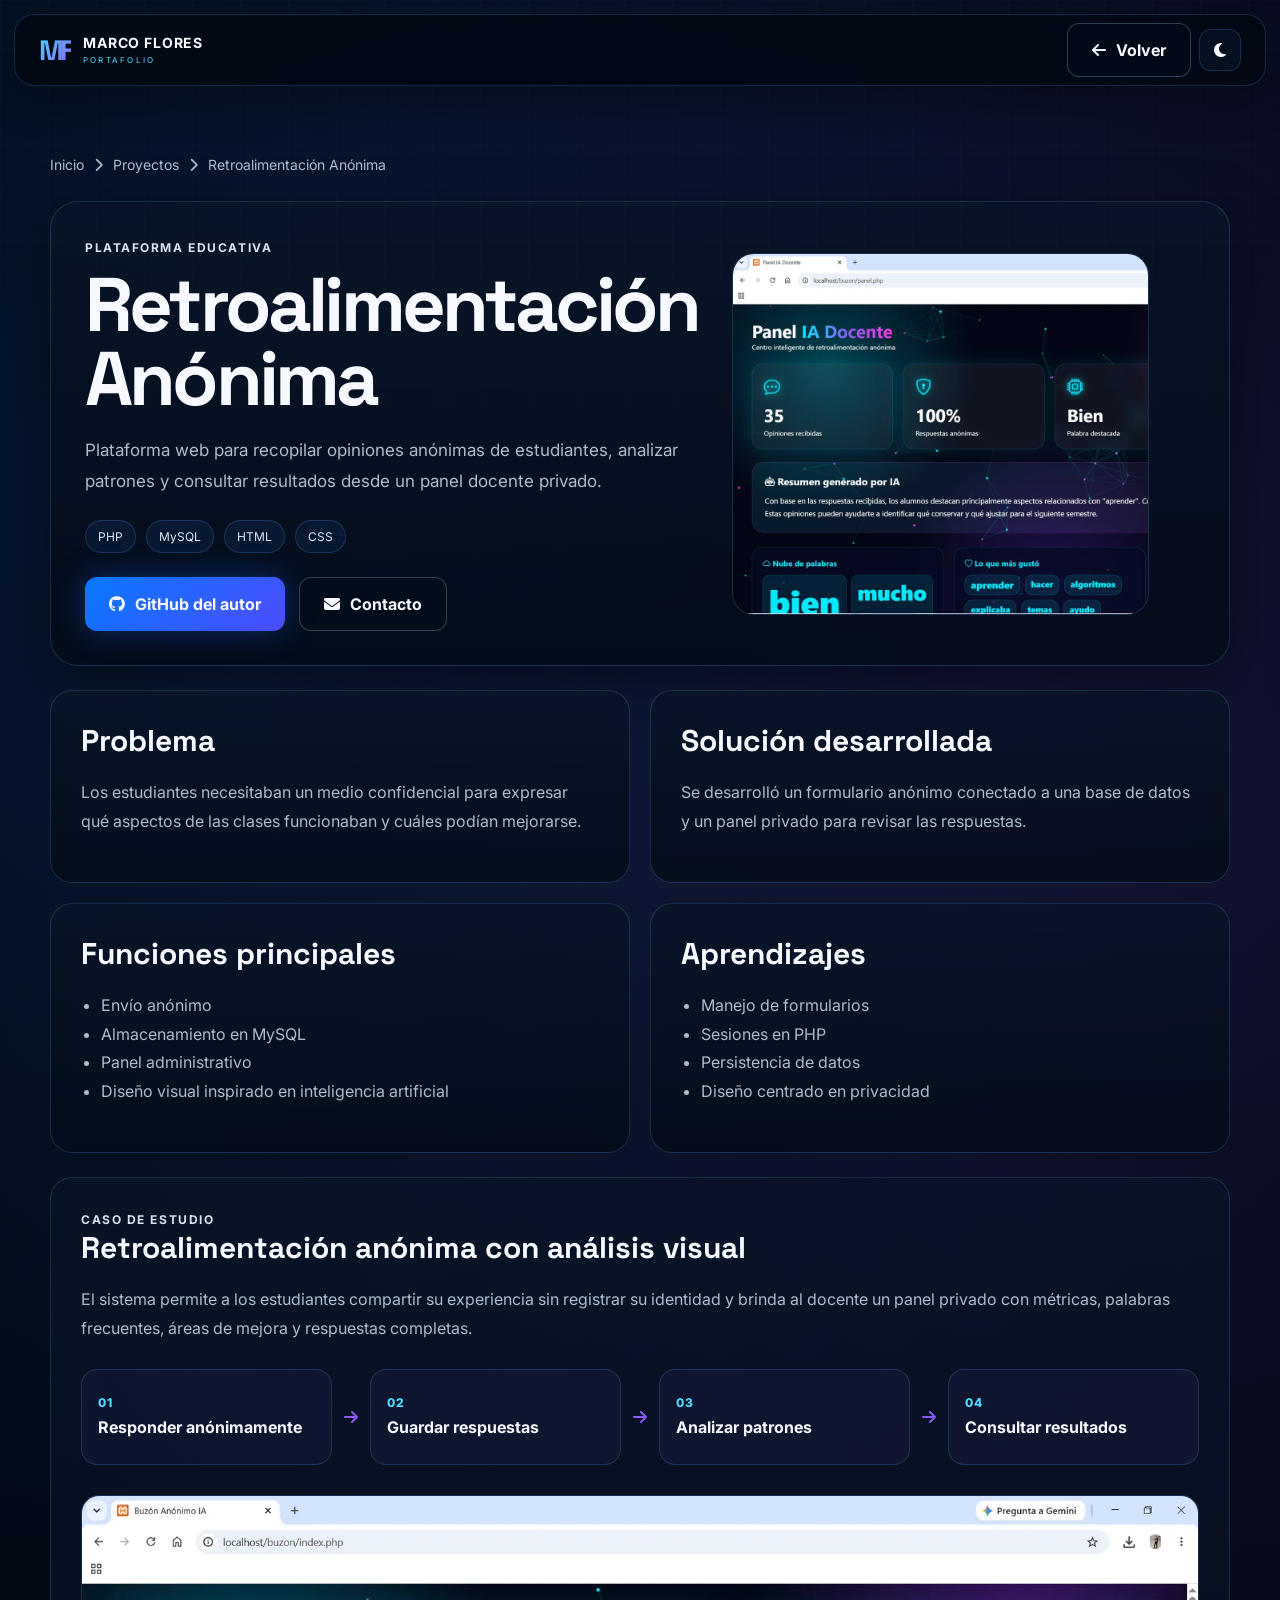
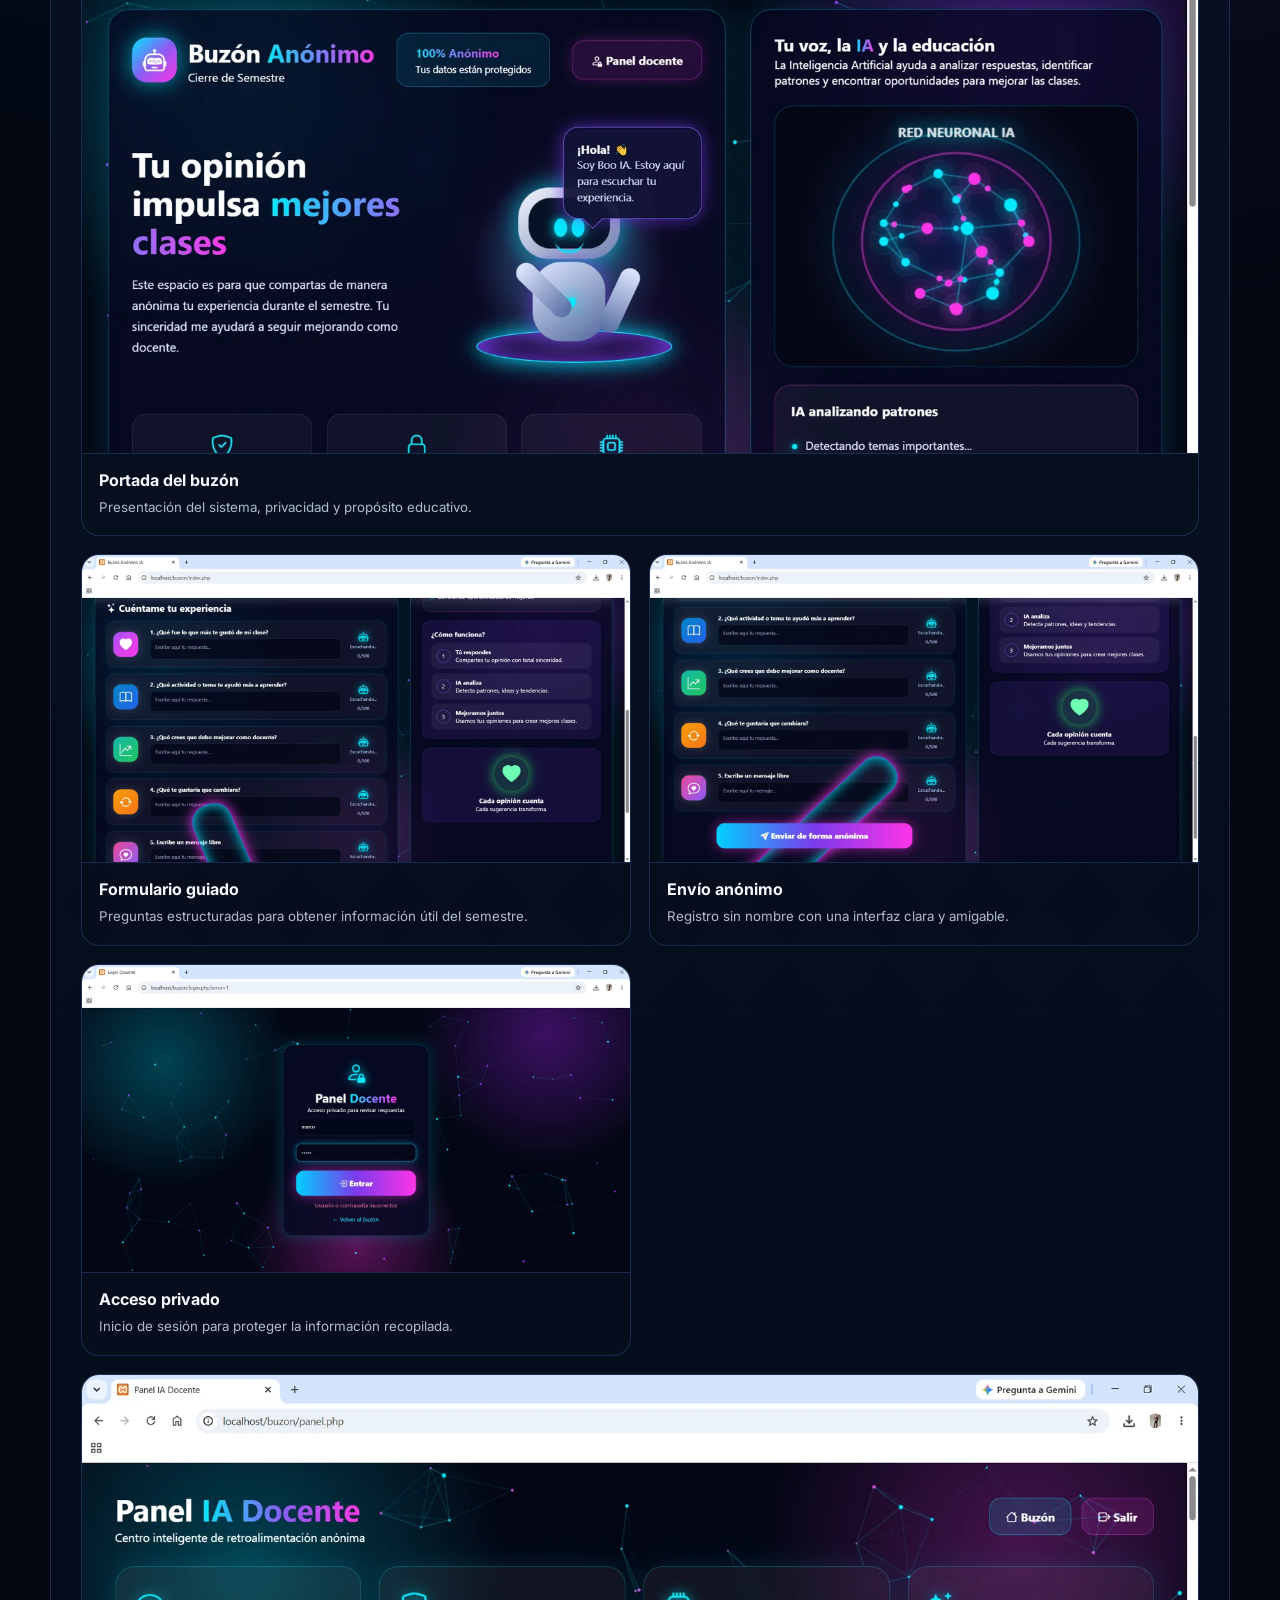
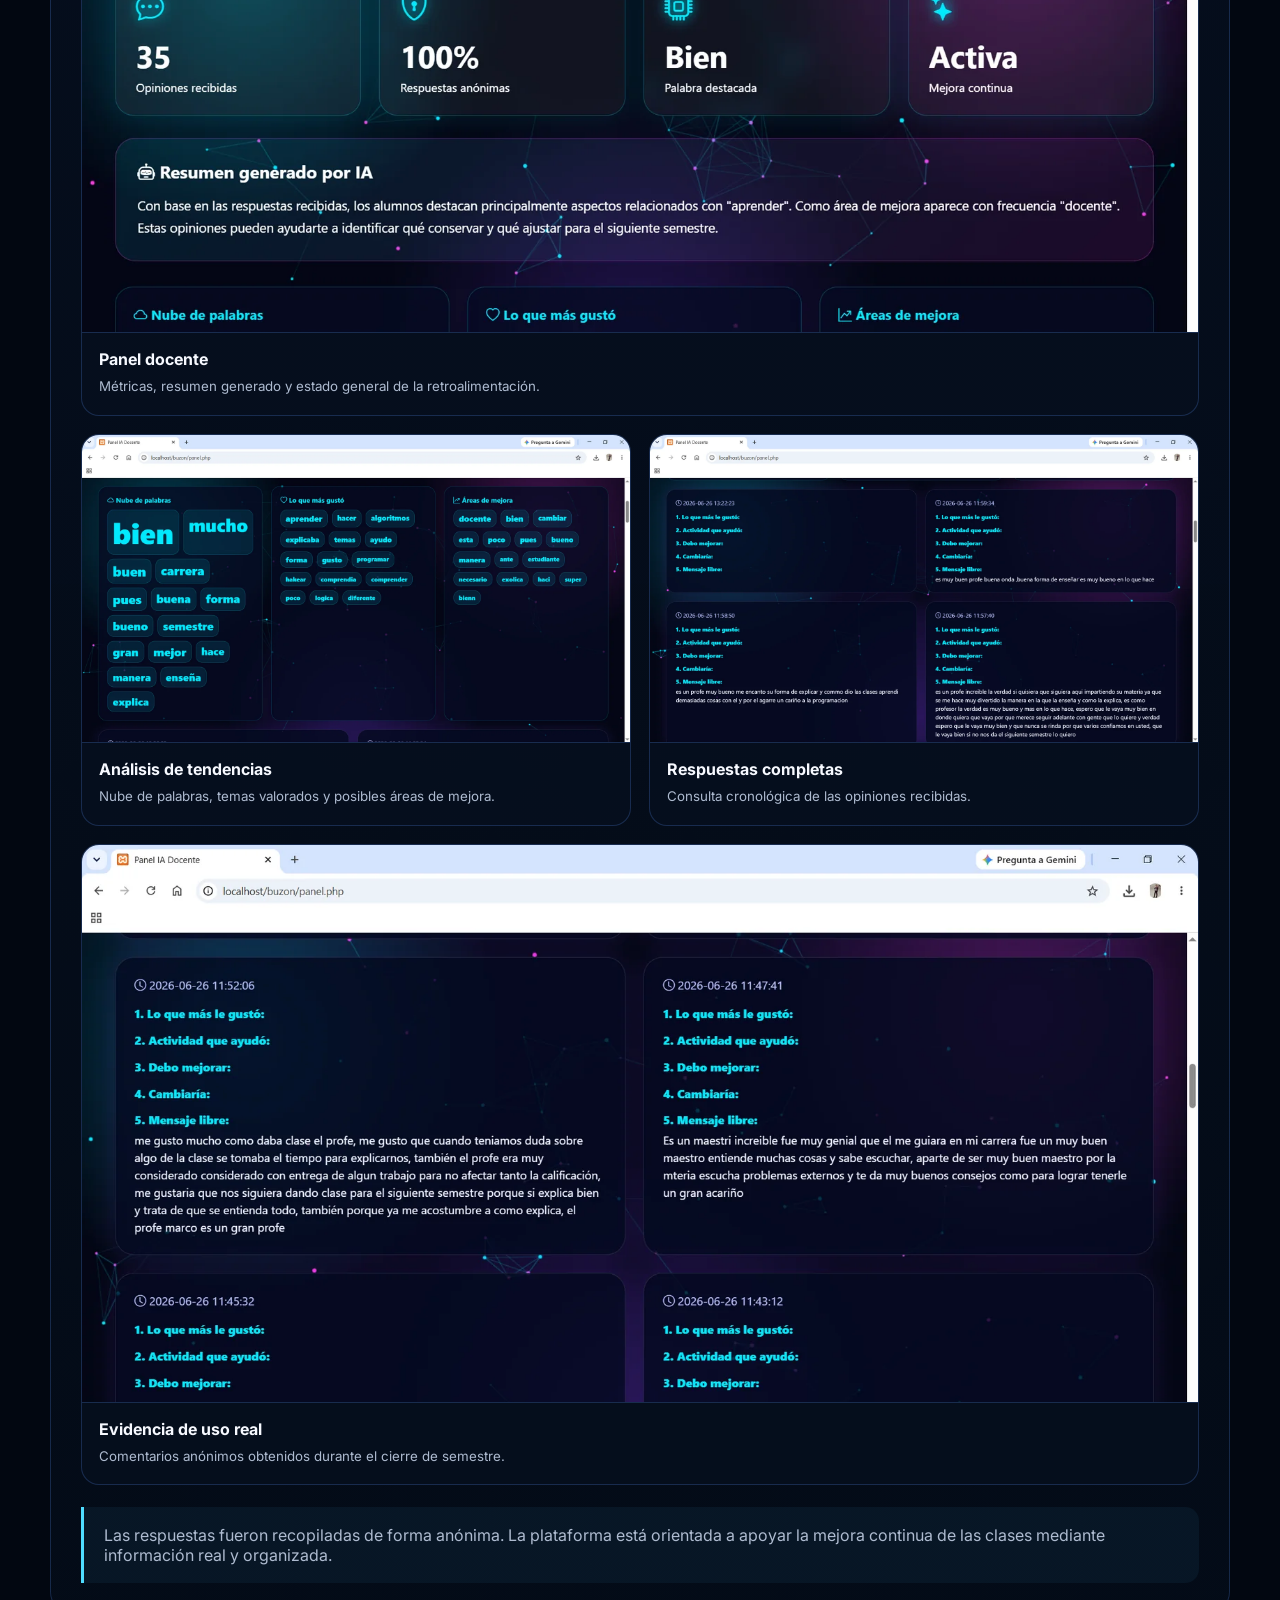
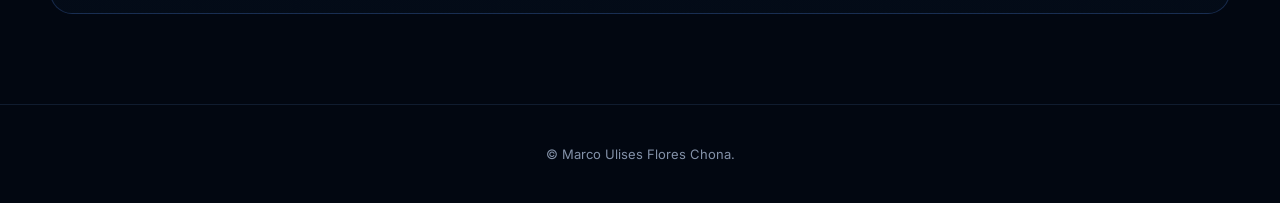
<file: proyectos/retroalimentacion.html>
<!DOCTYPE html>
<html lang="es">
<head>
  <meta charset="UTF-8">
  <meta name="viewport" content="width=device-width, initial-scale=1.0">
  <meta name="theme-color" content="#020711">
  <link rel="preconnect" href="https://fonts.googleapis.com">
  <link rel="preconnect" href="https://fonts.gstatic.com" crossorigin>
  <link href="https://fonts.googleapis.com/css2?family=Inter:wght@400;500;600;700;800&family=Space+Grotesk:wght@500;600;700&display=swap" rel="stylesheet">
  <link rel="stylesheet" href="https://cdnjs.cloudflare.com/ajax/libs/font-awesome/6.7.2/css/all.min.css">
  <link rel="stylesheet" href="../css/style.css">

  <meta name="description" content="Plataforma web para recopilar opiniones anónimas de estudiantes, analizar patrones y consultar resultados desde un panel docente privado.">
  <title>Retroalimentación Anónima | Marco Flores</title>
</head>
<body>
  <canvas id="particles"></canvas>

  <header class="topbar">
    <a href="../index.html" class="brand">
      <span class="brand-mark">MF</span>
      <span class="brand-text"><strong>MARCO FLORES</strong><small>PORTAFOLIO</small></span>
    </a>
    <div class="header-actions">
      <a class="btn btn-outline" href="../index.html#proyectos"><i class="fa-solid fa-arrow-left"></i> Volver</a>
      <button class="theme-btn" id="themeBtn" aria-label="Cambiar tema"><i class="fa-solid fa-moon"></i></button>
    </div>
  </header>

  <main class="project-detail-page">
    <nav class="project-breadcrumb">
      <a href="../index.html">Inicio</a><i class="fa-solid fa-chevron-right"></i>
      <a href="../index.html#proyectos">Proyectos</a><i class="fa-solid fa-chevron-right"></i>
      <span>Retroalimentación Anónima</span>
    </nav>

    <section class="project-detail-hero reveal visible">
      <div>
        <span class="kicker">PLATAFORMA EDUCATIVA</span>
        <h1>Retroalimentación Anónima</h1>
        <p>Plataforma web para recopilar opiniones anónimas de estudiantes, analizar patrones y consultar resultados desde un panel docente privado.</p>
        <div class="project-meta"><span>PHP</span><span>MySQL</span><span>HTML</span><span>CSS</span></div>
        <div class="project-actions">
          <a class="btn btn-primary" href="https://github.com/marco940" target="_blank" rel="noopener noreferrer">
            <i class="fa-brands fa-github"></i> GitHub del autor
          </a>
          <a class="btn btn-outline" href="../index.html#contacto">
            <i class="fa-solid fa-envelope"></i> Contacto
          </a>
        </div>
      </div>
      <div class="project-cover project-cover-image">
        <img src="../img/proyectos/retroalimentacion/dashboard-docente.webp"
             alt="Panel docente del sistema de retroalimentación anónima">
      </div>
    </section>

    <section class="detail-grid">
      <article class="detail-card reveal visible">
        <h2>Problema</h2>
        <p>Los estudiantes necesitaban un medio confidencial para expresar qué aspectos de las clases funcionaban y cuáles podían mejorarse.</p>
      </article>
      <article class="detail-card reveal visible">
        <h2>Solución desarrollada</h2>
        <p>Se desarrolló un formulario anónimo conectado a una base de datos y un panel privado para revisar las respuestas.</p>
      </article>
      <article class="detail-card reveal visible">
        <h2>Funciones principales</h2>
        <ul><li>Envío anónimo</li><li>Almacenamiento en MySQL</li><li>Panel administrativo</li><li>Diseño visual inspirado en inteligencia artificial</li></ul>
      </article>
      <article class="detail-card reveal visible">
        <h2>Aprendizajes</h2>
        <ul><li>Manejo de formularios</li><li>Sesiones en PHP</li><li>Persistencia de datos</li><li>Diseño centrado en privacidad</li></ul>
      </article>
    </section>

    <section class="detail-card gallery-section reveal visible">
      <span class="kicker">CASO DE ESTUDIO</span>
      <h2>Retroalimentación anónima con análisis visual</h2>
      <p>
        El sistema permite a los estudiantes compartir su experiencia sin registrar
        su identidad y brinda al docente un panel privado con métricas, palabras
        frecuentes, áreas de mejora y respuestas completas.
      </p>

      <div class="feedback-flow">
        <div><span>01</span><strong>Responder anónimamente</strong></div>
        <i class="fa-solid fa-arrow-right"></i>
        <div><span>02</span><strong>Guardar respuestas</strong></div>
        <i class="fa-solid fa-arrow-right"></i>
        <div><span>03</span><strong>Analizar patrones</strong></div>
        <i class="fa-solid fa-arrow-right"></i>
        <div><span>04</span><strong>Consultar resultados</strong></div>
      </div>

      <div class="project-gallery">
        <a class="gallery-item gallery-featured" href="../img/proyectos/retroalimentacion/portada-buzon.webp" target="_blank">
          <img src="../img/proyectos/retroalimentacion/portada-buzon.webp" alt="Portada del buzón anónimo">
          <span><strong>Portada del buzón</strong><small>Presentación del sistema, privacidad y propósito educativo.</small></span>
        </a>

        <a class="gallery-item" href="../img/proyectos/retroalimentacion/formulario.webp" target="_blank">
          <img src="../img/proyectos/retroalimentacion/formulario.webp" alt="Formulario de retroalimentación">
          <span><strong>Formulario guiado</strong><small>Preguntas estructuradas para obtener información útil del semestre.</small></span>
        </a>

        <a class="gallery-item" href="../img/proyectos/retroalimentacion/envio-anonimo.webp" target="_blank">
          <img src="../img/proyectos/retroalimentacion/envio-anonimo.webp" alt="Envío anónimo de retroalimentación">
          <span><strong>Envío anónimo</strong><small>Registro sin nombre con una interfaz clara y amigable.</small></span>
        </a>

        <a class="gallery-item" href="../img/proyectos/retroalimentacion/login-docente.webp" target="_blank">
          <img src="../img/proyectos/retroalimentacion/login-docente.webp" alt="Inicio de sesión del panel docente">
          <span><strong>Acceso privado</strong><small>Inicio de sesión para proteger la información recopilada.</small></span>
        </a>

        <a class="gallery-item gallery-featured" href="../img/proyectos/retroalimentacion/dashboard-docente.webp" target="_blank">
          <img src="../img/proyectos/retroalimentacion/dashboard-docente.webp" alt="Dashboard del panel docente">
          <span><strong>Panel docente</strong><small>Métricas, resumen generado y estado general de la retroalimentación.</small></span>
        </a>

        <a class="gallery-item" href="../img/proyectos/retroalimentacion/analisis-palabras.webp" target="_blank">
          <img src="../img/proyectos/retroalimentacion/analisis-palabras.webp" alt="Análisis de palabras frecuentes">
          <span><strong>Análisis de tendencias</strong><small>Nube de palabras, temas valorados y posibles áreas de mejora.</small></span>
        </a>

        <a class="gallery-item" href="../img/proyectos/retroalimentacion/respuestas-1.webp" target="_blank">
          <img src="../img/proyectos/retroalimentacion/respuestas-1.webp" alt="Respuestas anónimas registradas">
          <span><strong>Respuestas completas</strong><small>Consulta cronológica de las opiniones recibidas.</small></span>
        </a>

        <a class="gallery-item gallery-featured" href="../img/proyectos/retroalimentacion/respuestas-2.webp" target="_blank">
          <img src="../img/proyectos/retroalimentacion/respuestas-2.webp" alt="Comentarios anónimos de estudiantes">
          <span><strong>Evidencia de uso real</strong><small>Comentarios anónimos obtenidos durante el cierre de semestre.</small></span>
        </a>
      </div>

      <div class="project-note">
        Las respuestas fueron recopiladas de forma anónima. La plataforma está orientada
        a apoyar la mejora continua de las clases mediante información real y organizada.
      </div>
    </section>
  </main>

  <footer><p>© <span id="year"></span> Marco Ulises Flores Chona.</p></footer>
  <script src="../js/main.js"></script>
</body>
</html>
</file>
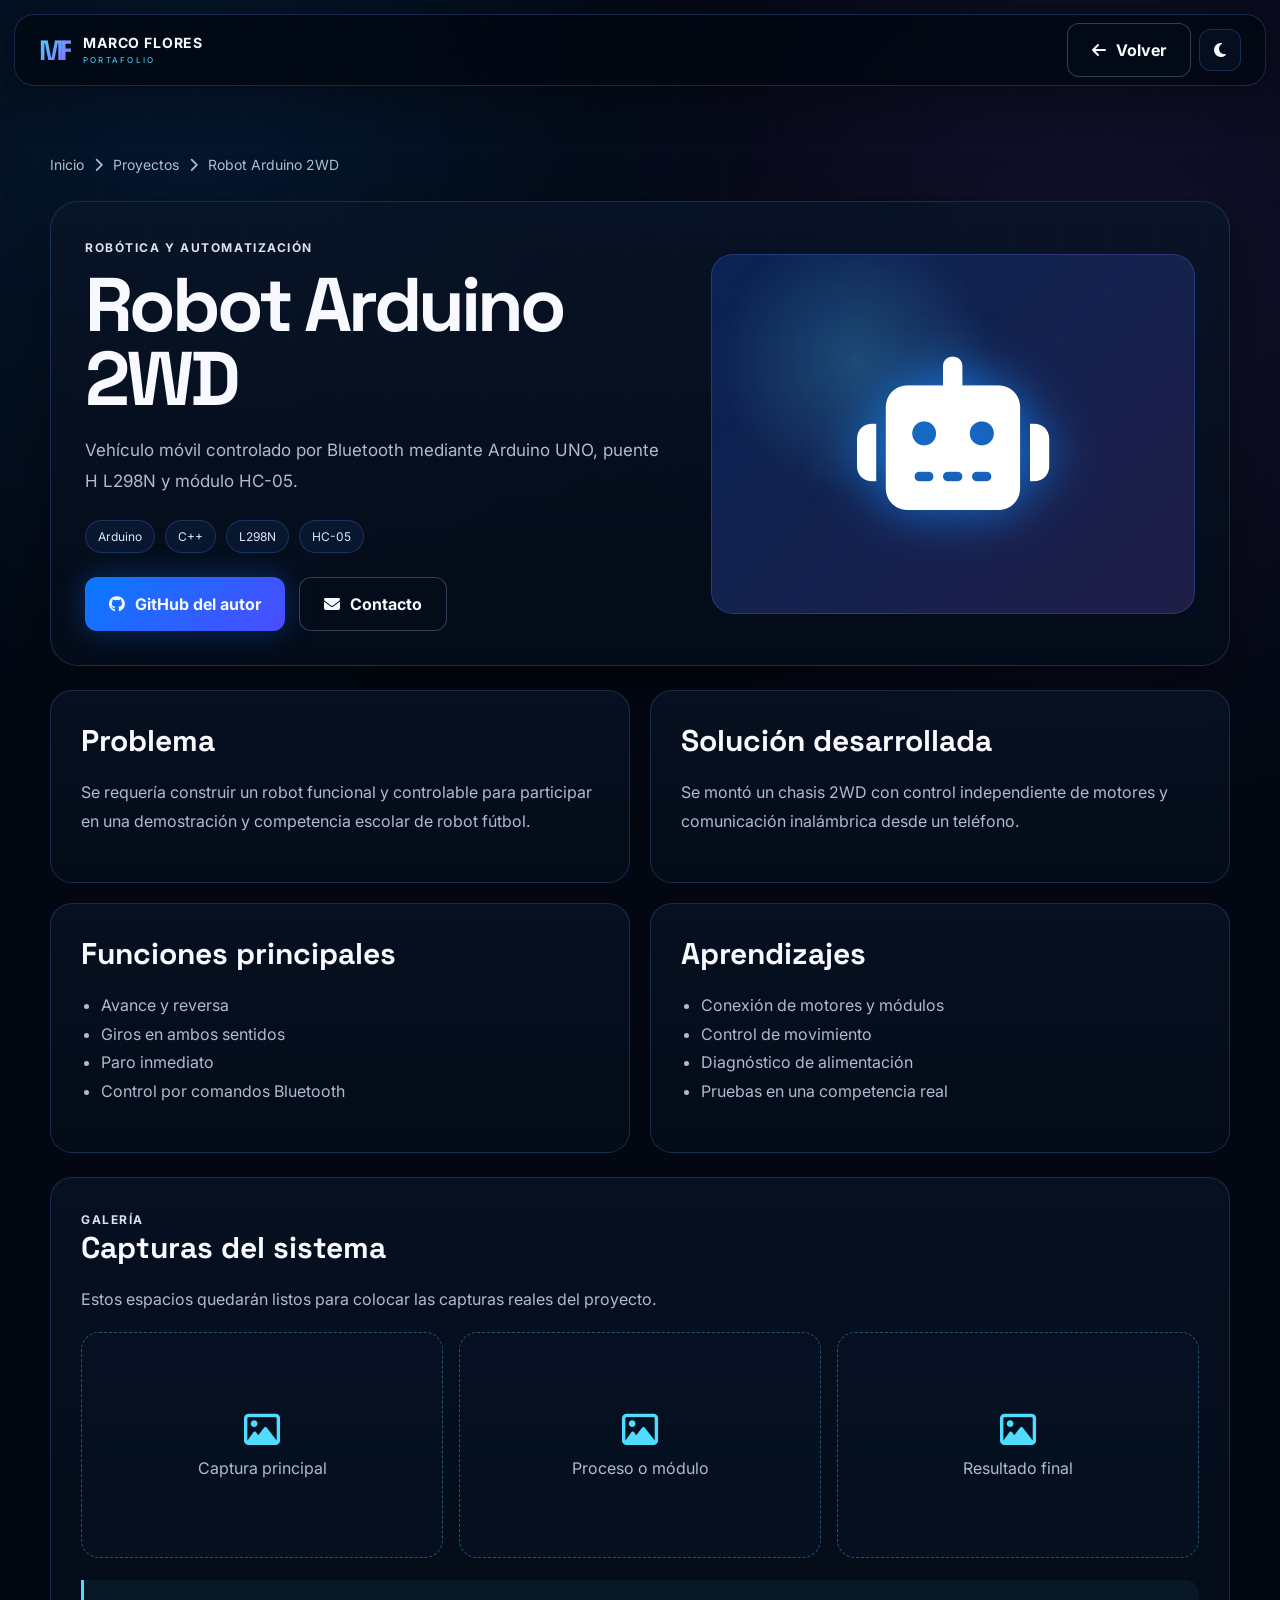
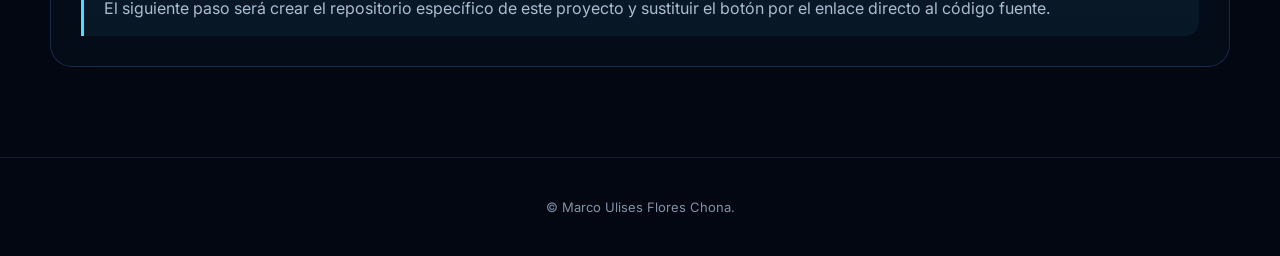
<file: proyectos/robot-2wd.html>
<!DOCTYPE html>
<html lang="es">
<head>
  <meta charset="UTF-8">
  <meta name="viewport" content="width=device-width, initial-scale=1.0">
  <meta name="theme-color" content="#020711">
  <link rel="preconnect" href="https://fonts.googleapis.com">
  <link rel="preconnect" href="https://fonts.gstatic.com" crossorigin>
  <link href="https://fonts.googleapis.com/css2?family=Inter:wght@400;500;600;700;800&family=Space+Grotesk:wght@500;600;700&display=swap" rel="stylesheet">
  <link rel="stylesheet" href="https://cdnjs.cloudflare.com/ajax/libs/font-awesome/6.7.2/css/all.min.css">
  <link rel="stylesheet" href="../css/style.css">

  <meta name="description" content="Vehículo móvil controlado por Bluetooth mediante Arduino UNO, puente H L298N y módulo HC-05.">
  <title>Robot Arduino 2WD | Marco Flores</title>
</head>
<body>
  <canvas id="particles"></canvas>

  <header class="topbar">
    <a href="../index.html" class="brand">
      <span class="brand-mark">MF</span>
      <span class="brand-text"><strong>MARCO FLORES</strong><small>PORTAFOLIO</small></span>
    </a>
    <div class="header-actions">
      <a class="btn btn-outline" href="../index.html#proyectos"><i class="fa-solid fa-arrow-left"></i> Volver</a>
      <button class="theme-btn" id="themeBtn" aria-label="Cambiar tema"><i class="fa-solid fa-moon"></i></button>
    </div>
  </header>

  <main class="project-detail-page">
    <nav class="project-breadcrumb">
      <a href="../index.html">Inicio</a><i class="fa-solid fa-chevron-right"></i>
      <a href="../index.html#proyectos">Proyectos</a><i class="fa-solid fa-chevron-right"></i>
      <span>Robot Arduino 2WD</span>
    </nav>

    <section class="project-detail-hero reveal visible">
      <div>
        <span class="kicker">ROBÓTICA Y AUTOMATIZACIÓN</span>
        <h1>Robot Arduino 2WD</h1>
        <p>Vehículo móvil controlado por Bluetooth mediante Arduino UNO, puente H L298N y módulo HC-05.</p>
        <div class="project-meta"><span>Arduino</span><span>C++</span><span>L298N</span><span>HC-05</span></div>
        <div class="project-actions">
          <a class="btn btn-primary" href="https://github.com/marco940" target="_blank" rel="noopener noreferrer">
            <i class="fa-brands fa-github"></i> GitHub del autor
          </a>
          <a class="btn btn-outline" href="../index.html#contacto">
            <i class="fa-solid fa-envelope"></i> Contacto
          </a>
        </div>
      </div>
      <div class="project-cover">
        <i class="fa-solid fa-robot"></i>
      </div>
    </section>

    <section class="detail-grid">
      <article class="detail-card reveal visible">
        <h2>Problema</h2>
        <p>Se requería construir un robot funcional y controlable para participar en una demostración y competencia escolar de robot fútbol.</p>
      </article>
      <article class="detail-card reveal visible">
        <h2>Solución desarrollada</h2>
        <p>Se montó un chasis 2WD con control independiente de motores y comunicación inalámbrica desde un teléfono.</p>
      </article>
      <article class="detail-card reveal visible">
        <h2>Funciones principales</h2>
        <ul><li>Avance y reversa</li><li>Giros en ambos sentidos</li><li>Paro inmediato</li><li>Control por comandos Bluetooth</li></ul>
      </article>
      <article class="detail-card reveal visible">
        <h2>Aprendizajes</h2>
        <ul><li>Conexión de motores y módulos</li><li>Control de movimiento</li><li>Diagnóstico de alimentación</li><li>Pruebas en una competencia real</li></ul>
      </article>
    </section>

    <section class="detail-card gallery-section reveal visible">
      <span class="kicker">GALERÍA</span>
      <h2>Capturas del sistema</h2>
      <p>Estos espacios quedarán listos para colocar las capturas reales del proyecto.</p>
      <div class="gallery-grid">
        <div class="gallery-placeholder"><div><i class="fa-regular fa-image"></i>Captura principal</div></div>
        <div class="gallery-placeholder"><div><i class="fa-regular fa-image"></i>Proceso o módulo</div></div>
        <div class="gallery-placeholder"><div><i class="fa-regular fa-image"></i>Resultado final</div></div>
      </div>
      <div class="project-note">
        El siguiente paso será crear el repositorio específico de este proyecto y sustituir el botón por el enlace directo al código fuente.
      </div>
    </section>
  </main>

  <footer><p>© <span id="year"></span> Marco Ulises Flores Chona.</p></footer>
  <script src="../js/main.js"></script>
</body>
</html>
</file>
<file: css/style.css>
:root {
  --bg: #020711;
  --panel: rgba(6, 15, 31, .72);
  --panel-strong: rgba(8, 19, 40, .92);
  --line: rgba(92, 151, 255, .22);
  --text: #f7f9ff;
  --muted: #aebbd0;
  --blue: #168bff;
  --cyan: #4fdcff;
  --purple: #8d5cff;
  --radius: 22px;
  --shadow: 0 20px 60px rgba(0, 0, 0, .42);
}

* { box-sizing: border-box; }
html { scroll-behavior: smooth; }
body {
  margin: 0;
  color: var(--text);
  background:
    radial-gradient(circle at 15% 10%, rgba(22,139,255,.12), transparent 28%),
    radial-gradient(circle at 85% 15%, rgba(141,92,255,.12), transparent 28%),
    var(--bg);
  font-family: Inter, sans-serif;
  min-height: 100vh;
  overflow-x: hidden;
}
body::before {
  content: "";
  position: fixed;
  inset: 0;
  pointer-events: none;
  background: linear-gradient(rgba(255,255,255,.015) 1px, transparent 1px),
              linear-gradient(90deg, rgba(255,255,255,.015) 1px, transparent 1px);
  background-size: 48px 48px;
  mask-image: linear-gradient(to bottom, black, transparent 85%);
}
a { color: inherit; text-decoration: none; }
img { max-width: 100%; display: block; }
button { font: inherit; }
#particles { position: fixed; inset: 0; z-index: -1; opacity: .75; }

.topbar {
  position: sticky;
  top: 0;
  z-index: 50;
  width: min(1440px, calc(100% - 28px));
  margin: 14px auto 0;
  min-height: 72px;
  padding: 0 24px;
  border: 1px solid var(--line);
  border-radius: 20px;
  background: rgba(2, 8, 18, .8);
  backdrop-filter: blur(18px);
  display: flex;
  align-items: center;
  justify-content: space-between;
  box-shadow: 0 14px 40px rgba(0,0,0,.28);
}
.brand { display:flex; align-items:center; gap:12px; }
.brand-mark {
  font-family: "Space Grotesk", sans-serif;
  font-size: 28px;
  font-weight: 800;
  letter-spacing: -4px;
  background: linear-gradient(135deg, var(--cyan), var(--purple));
  -webkit-background-clip: text;
  color: transparent;
}
.brand-text { display:flex; flex-direction:column; line-height:1.05; }
.brand-text strong { font-size: 14px; letter-spacing: .06em; }
.brand-text small { color: var(--cyan); letter-spacing: .28em; font-size: 8px; margin-top: 5px; }
.nav { display:flex; gap: 6px; align-items:center; }
.nav a {
  color: #dce5f4;
  font-size: 13px;
  padding: 25px 13px;
  position: relative;
  transition: .25s ease;
}
.nav a i { margin-right: 7px; color: #cbd6e8; }
.nav a::after {
  content:"";
  position:absolute;
  left:14px; right:14px; bottom:8px;
  height:2px; border-radius:999px;
  background: linear-gradient(90deg, var(--blue), var(--purple));
  transform: scaleX(0);
  transition:.25s ease;
}
.nav a:hover, .nav a.active { color: var(--cyan); }
.nav a.active::after, .nav a:hover::after { transform:scaleX(1); }
.menu-btn { display:none; border:0; color:white; background:transparent; font-size:22px; }

main { width:min(1320px, calc(100% - 36px)); margin:0 auto; }
.section { padding: 110px 0 40px; scroll-margin-top: 90px; }

.hero {
  min-height: 730px;
  display:grid;
  grid-template-columns: 1.08fr .92fr;
  align-items:center;
  gap:64px;
}
.eyebrow, .kicker {
  font-size: 12px;
  font-weight: 700;
  letter-spacing: .13em;
  color: #d8e2f0;
}
.eyebrow {
  display:inline-flex;
  align-items:center;
  gap:8px;
  padding:9px 13px;
  border:1px solid var(--line);
  border-radius:999px;
  background:rgba(8,19,40,.65);
}
.eyebrow i, .kicker i { color:var(--blue); font-size:8px; }
.hero h1 {
  margin:22px 0 12px;
  font-family:"Space Grotesk", sans-serif;
  font-size:clamp(52px, 6.1vw, 88px);
  line-height:.98;
  letter-spacing:-.05em;
}
.hero h1 span {
  display:block;
  background:linear-gradient(90deg, var(--cyan), var(--purple));
  -webkit-background-clip:text;
  color:transparent;
}
.role {
  color:var(--cyan);
  letter-spacing:.28em;
  font-size:13px;
  font-weight:700;
  margin:24px 0 18px;
}
.intro { max-width:650px; color:var(--muted); font-size:17px; line-height:1.75; }
.hero-actions { display:flex; gap:18px; margin:30px 0 26px; flex-wrap:wrap; }
.btn {
  min-height:54px;
  padding:0 24px;
  border-radius:12px;
  display:inline-flex;
  align-items:center;
  justify-content:center;
  gap:10px;
  font-weight:700;
  transition:.28s ease;
}
.btn-primary {
  background:linear-gradient(135deg, #0879ff, #4c4cff);
  box-shadow:0 0 30px rgba(29,111,255,.35);
}
.btn-outline { border:1px solid rgba(169,196,255,.28); background:rgba(5,13,27,.55); }
.btn:hover { transform:translateY(-3px); box-shadow:0 14px 30px rgba(42,105,255,.25); }
.social-links { display:flex; gap:20px; }
.social-links a { font-size:25px; color:#b8cff7; transition:.2s; }
.social-links a:hover { color:var(--cyan); transform:translateY(-3px); }

.hero-visual { position:relative; min-height:590px; display:grid; place-items:center; }
.photo-frame {
  width:min(430px, 84%);
  aspect-ratio: .74;
  padding:2px;
  border-radius:24px;
  background:linear-gradient(145deg, rgba(79,220,255,.9), rgba(141,92,255,.38), rgba(79,220,255,.18));
  box-shadow:0 0 30px rgba(41,136,255,.34), 0 30px 80px rgba(0,0,0,.42);
}
.photo-frame img {
  width:100%; height:100%; object-fit:cover; object-position:center;
  border-radius:22px;
  filter:saturate(.9) contrast(1.02);
}
.availability, .floating-card {
  position:absolute;
  z-index:2;
  background:rgba(6,15,31,.86);
  border:1px solid var(--line);
  backdrop-filter:blur(15px);
  box-shadow:var(--shadow);
}
.availability {
  top:35px; right:-10px;
  padding:16px 20px;
  border-radius:16px;
  display:flex; align-items:center; gap:10px;
  font-size:13px; max-width:180px;
}
.availability span { width:10px; height:10px; border-radius:50%; background:#62ff5f; box-shadow:0 0 14px #62ff5f; }
.floating-card {
  right:-12px; bottom:70px;
  border-radius:18px; padding:18px 22px;
  display:flex; align-items:center; gap:14px;
}
.floating-card i { color:var(--blue); font-size:30px; }
.floating-card strong, .floating-card span { display:block; }
.floating-card span { color:var(--cyan); font-size:13px; margin-top:4px; }

.stats {
  padding:22px 34px;
  border:1px solid var(--line);
  border-radius:var(--radius);
  background:linear-gradient(180deg, rgba(10,22,43,.8), rgba(5,14,28,.8));
  box-shadow:var(--shadow);
  display:grid;
  grid-template-columns:repeat(5,1fr);
}
.stats article {
  display:flex; align-items:center; justify-content:center; gap:15px;
  padding:10px 18px;
  border-right:1px solid rgba(118,161,230,.17);
}
.stats article:last-child { border-right:0; }
.stats i { color:var(--blue); font-size:27px; }
.stats strong { display:block; font-size:24px; }
.stats span { color:var(--muted); font-size:12px; display:block; margin-top:3px; }

.section-heading { display:flex; justify-content:space-between; align-items:end; gap:20px; margin-bottom:28px; }
.section-heading h2, .glass-card h2, .contact h2 {
  font-family:"Space Grotesk", sans-serif;
  font-size:clamp(28px,3vw,42px);
  margin:9px 0 0;
}
.section-heading > a { color:#cbd8ec; font-size:14px; }
.section-heading > a i { margin-left:10px; }

.projects-grid { display:grid; grid-template-columns:repeat(4,1fr); gap:18px; }
.project-card {
  border:1px solid var(--line);
  border-radius:18px;
  overflow:hidden;
  background:linear-gradient(180deg, rgba(9,20,39,.88), rgba(4,12,25,.92));
  transition:.3s ease;
  box-shadow:0 18px 45px rgba(0,0,0,.25);
}
.project-card:hover { transform:translateY(-8px); border-color:rgba(79,220,255,.55); box-shadow:0 22px 55px rgba(14,91,212,.18); }
.project-image {
  height:180px;
  position:relative;
  display:grid;
  place-items:center;
  overflow:hidden;
}
.project-image::before {
  content:"";
  position:absolute; inset:0;
  background:
    linear-gradient(135deg, rgba(16,95,255,.26), rgba(141,92,255,.14)),
    radial-gradient(circle at 30% 30%, rgba(79,220,255,.25), transparent 28%);
}
.project-image::after {
  content:"";
  position:absolute; inset:0;
  background:linear-gradient(to top, rgba(3,10,22,.98), transparent 70%);
}
.project-ocr { background:url("https://images.unsplash.com/photo-1503376780353-7e6692767b70?auto=format&fit=crop&w=900&q=80") center/cover; }
.project-pos { background:url("https://images.unsplash.com/photo-1495474472287-4d71bcdd2085?auto=format&fit=crop&w=900&q=80") center/cover; }
.project-feedback { background:url("https://images.unsplash.com/photo-1551288049-bebda4e38f71?auto=format&fit=crop&w=900&q=80") center/cover; }
.project-robot { background:url("../img/robot-2wd.png") center/cover no-repeat; }
.project-icon { position:relative; z-index:2; font-size:42px; color:white; text-shadow:0 0 25px var(--blue); }
.project-content { padding:20px; }
.project-topline { display:flex; align-items:center; justify-content:space-between; gap:12px; }
.project-topline h3 { margin:0; font-size:20px; }
.project-topline a { width:35px; height:35px; display:grid; place-items:center; border-radius:10px; background:rgba(35,96,198,.13); color:var(--cyan); }
.project-content h4 { margin:7px 0 12px; font-size:14px; color:#e9effa; }
.project-content p { color:var(--muted); font-size:13px; line-height:1.65; min-height:84px; }
.tags { display:flex; flex-wrap:wrap; gap:7px; margin-top:16px; }
.tags span {
  padding:6px 10px; border-radius:999px;
  background:rgba(70,104,169,.18);
  color:#d9e4f5; font-size:11px;
  border:1px solid rgba(113,155,228,.12);
}

.about-grid { display:grid; grid-template-columns:1fr 1fr; gap:20px; }
.glass-card {
  border:1px solid var(--line);
  border-radius:var(--radius);
  background:linear-gradient(180deg, rgba(9,20,39,.76), rgba(4,12,25,.86));
  box-shadow:var(--shadow);
  padding:34px;
}
.glass-card p { color:var(--muted); line-height:1.75; }
.skills { display:flex; flex-wrap:wrap; gap:12px; margin-top:24px; }
.skills span, .cert-grid span {
  padding:13px 16px; border-radius:12px;
  background:rgba(20,47,91,.34);
  border:1px solid var(--line);
  color:#e9f0fb;
}
.skills i { color:var(--cyan); margin-right:8px; }
.muted { color:var(--muted); }
.cert-grid { display:grid; grid-template-columns:repeat(4,1fr); gap:12px; margin-top:24px; }
.contact { display:flex; align-items:center; justify-content:space-between; gap:30px; margin-bottom:70px; }
footer { border-top:1px solid rgba(110,154,231,.14); color:#8391a8; text-align:center; padding:28px 20px; font-size:13px; }

.reveal { opacity:0; transform:translateY(24px); transition:.75s ease; }
.reveal.visible { opacity:1; transform:none; }

@media (max-width: 1050px) {
  .nav {
    position:absolute; top:82px; left:0; right:0;
    display:none; flex-direction:column; align-items:stretch;
    padding:10px; background:rgba(2,8,18,.97);
    border:1px solid var(--line); border-radius:18px;
  }
  .nav.open { display:flex; }
  .nav a { padding:15px; }
  .menu-btn { display:block; }
  .hero { grid-template-columns:1fr; padding-top:80px; }
  .hero-copy { text-align:center; }
  .intro { margin-inline:auto; }
  .hero-actions, .social-links { justify-content:center; }
  .projects-grid { grid-template-columns:repeat(2,1fr); }
  .stats { grid-template-columns:repeat(2,1fr); }
  .stats article { border-right:0; border-bottom:1px solid rgba(118,161,230,.12); }
  .stats article:last-child { grid-column:1/-1; }
}
@media (max-width: 700px) {
  main { width:min(100% - 24px, 1320px); }
  .topbar { width:calc(100% - 20px); padding:0 16px; }
  .brand-text { display:none; }
  .hero { min-height:auto; gap:35px; }
  .hero h1 { font-size:46px; }
  .role { letter-spacing:.14em; line-height:1.6; }
  .hero-visual { min-height:500px; }
  .availability { right:0; top:12px; }
  .floating-card { right:0; bottom:26px; }
  .stats { grid-template-columns:1fr; }
  .stats article, .stats article:last-child { grid-column:auto; justify-content:flex-start; }
  .projects-grid, .about-grid, .cert-grid { grid-template-columns:1fr; }
  .section-heading, .contact { align-items:flex-start; flex-direction:column; }
  .section { padding-top:85px; }
}


/* Mejoras V3 */
.header-actions { display: flex; align-items: center; gap: 8px; }
.theme-btn {
  width: 42px; height: 42px; border-radius: 12px;
  border: 1px solid var(--line); background: rgba(9, 20, 39, .62);
  color: var(--text); cursor: pointer; transition: .25s ease;
}
.theme-btn:hover { transform: translateY(-2px); color: var(--cyan); }

.typing-cursor { animation: blink .75s infinite; margin-left: 3px; }
@keyframes blink { 50% { opacity: 0; } }

.project-open {
  width: 35px; height: 35px; display: grid; place-items: center;
  border: 0; border-radius: 10px; cursor: pointer;
  background: rgba(35,96,198,.13); color: var(--cyan); transition: .25s ease;
}
.project-open:hover { transform: translateY(-2px) rotate(4deg); background: rgba(35,96,198,.3); }

.experience-section { position: relative; }
.timeline { max-width: 980px; margin: 35px auto 0; position: relative; }
.timeline::before {
  content: ""; position: absolute; top: 0; bottom: 0; left: 155px; width: 2px;
  background: linear-gradient(var(--cyan), var(--purple), transparent);
}
.timeline-item { display: grid; grid-template-columns: 125px 1fr; gap: 62px; position: relative; margin-bottom: 25px; }
.timeline-item::before {
  content: ""; position: absolute; left: 147px; top: 27px; width: 16px; height: 16px;
  border-radius: 50%; background: var(--blue); box-shadow: 0 0 20px var(--blue);
}
.timeline-date { color: var(--cyan); font-size: 13px; font-weight: 700; padding-top: 26px; text-align: right; }
.timeline-card {
  border: 1px solid var(--line); border-radius: 18px; padding: 24px;
  background: linear-gradient(180deg, rgba(9,20,39,.78), rgba(4,12,25,.88));
  box-shadow: var(--shadow);
}
.timeline-card h3 { margin: 0 0 10px; font-family: "Space Grotesk", sans-serif; }
.timeline-card p { margin: 0; color: var(--muted); line-height: 1.7; }

.back-to-top {
  position: fixed; right: 24px; bottom: 24px; z-index: 30;
  width: 46px; height: 46px; border: 1px solid var(--line); border-radius: 14px;
  background: linear-gradient(135deg, #0879ff, #4c4cff); color: white;
  cursor: pointer; opacity: 0; pointer-events: none; transform: translateY(12px);
  transition: .25s ease; box-shadow: 0 12px 30px rgba(29,111,255,.3);
}
.back-to-top.visible { opacity: 1; pointer-events: auto; transform: none; }

.project-modal { position: fixed; inset: 0; z-index: 100; display: none; }
.project-modal.open { display: grid; place-items: center; }
.modal-backdrop { position: absolute; inset: 0; background: rgba(0,4,12,.78); backdrop-filter: blur(10px); }
.modal-content {
  width: min(760px, calc(100% - 28px)); max-height: 86vh; overflow-y: auto;
  position: relative; z-index: 1; border: 1px solid rgba(79,220,255,.35);
  border-radius: 24px; padding: 36px;
  background: linear-gradient(180deg, rgba(9,20,39,.98), rgba(3,10,22,.98));
  box-shadow: 0 30px 100px rgba(0,0,0,.65);
  animation: modalIn .28s ease;
}
@keyframes modalIn { from { opacity: 0; transform: translateY(18px) scale(.98); } }
.modal-close {
  position: absolute; top: 18px; right: 18px; width: 42px; height: 42px;
  border-radius: 12px; border: 1px solid var(--line);
  background: rgba(255,255,255,.04); color: white; cursor: pointer;
}
.modal-content h2 { font: 700 clamp(30px,5vw,48px)/1.05 "Space Grotesk", sans-serif; margin: 12px 48px 18px 0; }
.modal-content > p { color: var(--muted); line-height: 1.75; }
.modal-columns { display: grid; grid-template-columns: 1.35fr .65fr; gap: 25px; margin: 28px 0; }
.modal-columns h3 { margin: 0 0 14px; }
.modal-columns ul { margin: 0; padding-left: 20px; color: var(--muted); line-height: 1.9; }
.modal-actions { display: flex; gap: 12px; flex-wrap: wrap; }

body.light-theme {
  --bg: #eef4ff;
  --panel: rgba(255,255,255,.75);
  --panel-strong: rgba(255,255,255,.95);
  --line: rgba(31,89,178,.2);
  --text: #0a1730;
  --muted: #53627a;
  background: radial-gradient(circle at 15% 10%, rgba(22,139,255,.13), transparent 28%),
              radial-gradient(circle at 85% 15%, rgba(141,92,255,.11), transparent 28%),
              var(--bg);
}
body.light-theme .topbar,
body.light-theme .project-card,
body.light-theme .glass-card,
body.light-theme .timeline-card,
body.light-theme .modal-content { background: rgba(248,251,255,.9); }
body.light-theme .nav a,
body.light-theme .nav a i,
body.light-theme .project-content h4 { color: #24334d; }
body.light-theme .btn-outline { background: rgba(255,255,255,.72); }
body.light-theme .modal-close { color: #0a1730; }

@media (max-width: 700px) {
  .timeline::before { left: 9px; }
  .timeline-item { grid-template-columns: 1fr; gap: 10px; padding-left: 34px; }
  .timeline-item::before { left: 1px; top: 8px; }
  .timeline-date { text-align: left; padding-top: 0; }
  .modal-columns { grid-template-columns: 1fr; }
  .modal-content { padding: 28px 22px; }
}


.btn-ghost {
  border: 1px solid rgba(79,220,255,.25);
  background: rgba(79,220,255,.06);
  color: var(--cyan);
}

.project-detail-page {
  width: min(1180px, calc(100% - 32px));
  margin: 0 auto;
  padding: 70px 0 90px;
}
.project-breadcrumb {
  display: flex;
  gap: 10px;
  align-items: center;
  color: var(--muted);
  font-size: 14px;
  margin-bottom: 28px;
}
.project-breadcrumb a:hover { color: var(--cyan); }
.project-detail-hero {
  display: grid;
  grid-template-columns: 1.1fr .9fr;
  gap: 34px;
  align-items: center;
  padding: 34px;
  border: 1px solid var(--line);
  border-radius: 28px;
  background: linear-gradient(180deg, rgba(9,20,39,.84), rgba(4,12,25,.94));
  box-shadow: var(--shadow);
}
.project-detail-hero h1 {
  margin: 12px 0 18px;
  font: 700 clamp(42px,7vw,76px)/.98 "Space Grotesk", sans-serif;
  letter-spacing: -.05em;
}
.project-detail-hero p { color: var(--muted); line-height: 1.8; font-size: 17px; }
.project-cover {
  min-height: 360px;
  border-radius: 22px;
  border: 1px solid var(--line);
  display: grid;
  place-items: center;
  background:
    radial-gradient(circle at 30% 30%, rgba(79,220,255,.22), transparent 32%),
    linear-gradient(135deg, rgba(18,99,255,.24), rgba(141,92,255,.18)),
    #07101f;
  overflow: hidden;
}
.project-cover i {
  font-size: clamp(90px,12vw,170px);
  color: white;
  text-shadow: 0 0 50px rgba(22,139,255,.8);
}
.project-meta {
  display: flex;
  flex-wrap: wrap;
  gap: 10px;
  margin: 24px 0 0;
}
.project-meta span {
  border: 1px solid var(--line);
  background: rgba(23,58,109,.25);
  color: #dbe7f8;
  border-radius: 999px;
  padding: 8px 12px;
  font-size: 12px;
}
.detail-grid {
  display: grid;
  grid-template-columns: 1fr 1fr;
  gap: 20px;
  margin-top: 24px;
}
.detail-card {
  border: 1px solid var(--line);
  border-radius: 22px;
  background: linear-gradient(180deg, rgba(9,20,39,.74), rgba(4,12,25,.86));
  padding: 30px;
}
.detail-card h2 { margin: 0 0 18px; font: 700 30px "Space Grotesk", sans-serif; }
.detail-card p, .detail-card li { color: var(--muted); line-height: 1.8; }
.detail-card ul { padding-left: 20px; }
.gallery-section { margin-top: 24px; }
.gallery-grid { display: grid; grid-template-columns: repeat(3,1fr); gap: 16px; margin-top: 18px; }
.gallery-placeholder {
  aspect-ratio: 16/10;
  border: 1px dashed rgba(79,220,255,.35);
  border-radius: 18px;
  display: grid;
  place-items: center;
  text-align: center;
  color: var(--muted);
  background: rgba(8,20,40,.45);
  padding: 20px;
}
.gallery-placeholder i { display: block; font-size: 36px; color: var(--cyan); margin-bottom: 10px; }
.project-actions { display: flex; flex-wrap: wrap; gap: 14px; margin-top: 24px; }
.project-note {
  margin-top: 22px;
  padding: 18px 20px;
  border-left: 3px solid var(--cyan);
  background: rgba(79,220,255,.06);
  border-radius: 0 14px 14px 0;
  color: var(--muted);
}
body.light-theme .project-detail-hero,
body.light-theme .detail-card { background: rgba(248,251,255,.92); }
body.light-theme .project-meta span { color: #23344d; }
@media (max-width: 820px) {
  .project-detail-hero, .detail-grid { grid-template-columns: 1fr; }
  .gallery-grid { grid-template-columns: 1fr; }
  .project-detail-hero { padding: 24px; }
}


/* ===== Contacto integrado ===== */
.contact-section {
  width: min(1180px, calc(100% - 32px));
  margin: 0 auto;
}

.contact-section .section-head {
  max-width: 760px;
  margin-bottom: 28px;
}

.contact-grid {
  display: grid;
  grid-template-columns: repeat(2, minmax(0, 1fr));
  gap: 18px;
}

.contact-card {
  position: relative;
  display: flex;
  align-items: center;
  gap: 18px;
  min-height: 112px;
  padding: 22px;
  border: 1px solid var(--line);
  border-radius: 20px;
  background:
    linear-gradient(180deg, rgba(9,20,39,.82), rgba(4,12,25,.92));
  box-shadow: 0 18px 45px rgba(0,0,0,.18);
  transition: transform .25s ease, border-color .25s ease, box-shadow .25s ease;
  overflow: hidden;
}

.contact-card::before {
  content: "";
  position: absolute;
  inset: 0;
  background: radial-gradient(circle at 0 0, rgba(79,220,255,.13), transparent 38%);
  pointer-events: none;
}

.contact-card:hover {
  transform: translateY(-5px);
  border-color: rgba(79,220,255,.48);
  box-shadow: 0 22px 55px rgba(0,0,0,.3), 0 0 30px rgba(79,220,255,.08);
}

.contact-icon {
  width: 54px;
  height: 54px;
  flex: 0 0 54px;
  display: grid;
  place-items: center;
  border-radius: 16px;
  color: var(--cyan);
  font-size: 23px;
  background: rgba(79,220,255,.09);
  border: 1px solid rgba(79,220,255,.2);
}

.contact-card small {
  display: block;
  margin-bottom: 7px;
  color: var(--muted);
  font-size: 12px;
  text-transform: uppercase;
  letter-spacing: .1em;
}

.contact-card strong {
  color: var(--text);
  font-size: 16px;
  overflow-wrap: anywhere;
}

.contact-arrow {
  margin-left: auto;
  color: var(--muted);
  font-size: 14px;
}

.footer {
  width: min(1180px, calc(100% - 32px));
  margin: 70px auto 0;
  padding: 32px 0 26px;
  border-top: 1px solid var(--line);
}

.footer-content {
  display: flex;
  align-items: center;
  justify-content: space-between;
  gap: 24px;
}

.footer-content strong {
  font-family: "Space Grotesk", sans-serif;
  font-size: 18px;
}

.footer-content p,
.copyright {
  color: var(--muted);
  line-height: 1.7;
}

.footer-social {
  display: flex;
  gap: 10px;
}

.footer-social a {
  width: 42px;
  height: 42px;
  display: grid;
  place-items: center;
  border: 1px solid var(--line);
  border-radius: 12px;
  color: var(--muted);
  background: rgba(79,220,255,.05);
  transition: .25s ease;
}

.footer-social a:hover {
  color: var(--cyan);
  border-color: rgba(79,220,255,.45);
  transform: translateY(-3px);
}

.copyright {
  margin-top: 26px;
  font-size: 13px;
}

body.light-theme .contact-card {
  background: rgba(248,251,255,.94);
}

@media (max-width: 760px) {
  .contact-grid {
    grid-template-columns: 1fr;
  }

  .footer-content {
    align-items: flex-start;
    flex-direction: column;
  }
}


/* ===== Contactos privados: sólo iconos y nombre de la plataforma ===== */
.contact-icons {
  display: grid;
  grid-template-columns: repeat(4, minmax(150px, 1fr));
  gap: 20px;
  margin-top: 30px;
}

.contact-icon-card {
  min-height: 175px;
  display: flex;
  flex-direction: column;
  align-items: center;
  justify-content: center;
  gap: 18px;
  border: 1px solid var(--line);
  border-radius: 22px;
  background: linear-gradient(180deg, rgba(9,20,39,.84), rgba(4,12,25,.94));
  box-shadow: 0 18px 45px rgba(0,0,0,.2);
  transition: transform .25s ease, border-color .25s ease, box-shadow .25s ease;
}

.contact-icon-card i {
  font-size: 44px;
  transition: transform .25s ease, filter .25s ease;
}

.contact-icon-card span {
  color: var(--text);
  font-weight: 700;
  font-size: 15px;
}

.contact-icon-card:hover {
  transform: translateY(-6px);
}

.contact-icon-card:hover i {
  transform: scale(1.08);
}

.contact-icon-card.email {
  color: #2d9cff;
  border-color: rgba(45,156,255,.35);
}

.contact-icon-card.whatsapp {
  color: #25d366;
  border-color: rgba(37,211,102,.35);
}

.contact-icon-card.linkedin {
  color: #0a66c2;
  border-color: rgba(10,102,194,.4);
}

.contact-icon-card.github {
  color: #a970ff;
  border-color: rgba(169,112,255,.38);
}

.contact-icon-card.email:hover {
  box-shadow: 0 0 32px rgba(45,156,255,.16);
}

.contact-icon-card.whatsapp:hover {
  box-shadow: 0 0 32px rgba(37,211,102,.14);
}

.contact-icon-card.linkedin:hover {
  box-shadow: 0 0 32px rgba(10,102,194,.16);
}

.contact-icon-card.github:hover {
  box-shadow: 0 0 32px rgba(169,112,255,.16);
}

body.light-theme .contact-icon-card {
  background: rgba(248,251,255,.94);
}

@media (max-width: 850px) {
  .contact-icons {
    grid-template-columns: repeat(2, 1fr);
  }
}

@media (max-width: 480px) {
  .contact-icons {
    grid-template-columns: 1fr;
  }
}


/* Galería real del proyecto Punto de Venta */
.project-cover-image {
  padding: 0;
  min-height: 360px;
  background: #07101f;
}
.project-cover-image img {
  width: 100%;
  height: 100%;
  min-height: 360px;
  object-fit: cover;
  object-position: left top;
  display: block;
}
.project-gallery {
  display: grid;
  grid-template-columns: repeat(2, minmax(0, 1fr));
  gap: 18px;
  margin-top: 22px;
}
.gallery-item {
  display: block;
  overflow: hidden;
  border: 1px solid var(--line);
  border-radius: 18px;
  background: rgba(7,16,31,.78);
  transition: transform .25s ease, border-color .25s ease, box-shadow .25s ease;
}
.gallery-item:hover {
  transform: translateY(-5px);
  border-color: rgba(79,220,255,.48);
  box-shadow: 0 20px 50px rgba(0,0,0,.28);
}
.gallery-item img {
  width: 100%;
  aspect-ratio: 16 / 9;
  object-fit: cover;
  object-position: left top;
  display: block;
  border-bottom: 1px solid var(--line);
}
.gallery-item span {
  display: block;
  padding: 16px 17px 18px;
}
.gallery-item strong {
  display: block;
  color: var(--text);
  margin-bottom: 6px;
}
.gallery-item small {
  color: var(--muted);
  line-height: 1.55;
}
.gallery-featured {
  grid-column: 1 / -1;
}
.gallery-featured img {
  aspect-ratio: 16 / 8;
}
body.light-theme .gallery-item {
  background: rgba(248,251,255,.94);
}
@media (max-width: 720px) {
  .project-gallery {
    grid-template-columns: 1fr;
  }
  .gallery-featured {
    grid-column: auto;
  }
  .gallery-featured img {
    aspect-ratio: 16 / 9;
  }
}


/* Flujo visual del proyecto OCR */
.ocr-flow {
  display: grid;
  grid-template-columns: 1fr auto 1fr auto 1fr auto 1fr;
  gap: 12px;
  align-items: center;
  margin: 26px 0 30px;
}
.ocr-flow div {
  min-height: 96px;
  display: flex;
  flex-direction: column;
  justify-content: center;
  gap: 7px;
  padding: 16px;
  border: 1px solid var(--line);
  border-radius: 16px;
  background: rgba(79,220,255,.045);
}
.ocr-flow span {
  color: var(--cyan);
  font-size: 12px;
  font-weight: 800;
  letter-spacing: .12em;
}
.ocr-flow strong {
  color: var(--text);
  line-height: 1.35;
}
.ocr-flow > i {
  color: var(--purple);
}
@media (max-width: 900px) {
  .ocr-flow {
    grid-template-columns: 1fr;
  }
  .ocr-flow > i {
    transform: rotate(90deg);
    justify-self: center;
  }
}


/* Flujo visual del sistema de retroalimentación */
.feedback-flow {
  display: grid;
  grid-template-columns: 1fr auto 1fr auto 1fr auto 1fr;
  gap: 12px;
  align-items: center;
  margin: 26px 0 30px;
}
.feedback-flow div {
  min-height: 96px;
  display: flex;
  flex-direction: column;
  justify-content: center;
  gap: 7px;
  padding: 16px;
  border: 1px solid var(--line);
  border-radius: 16px;
  background: rgba(141,92,255,.055);
}
.feedback-flow span {
  color: var(--cyan);
  font-size: 12px;
  font-weight: 800;
  letter-spacing: .12em;
}
.feedback-flow strong {
  color: var(--text);
  line-height: 1.35;
}
.feedback-flow > i {
  color: var(--purple);
}
@media (max-width: 900px) {
  .feedback-flow {
    grid-template-columns: 1fr;
  }
  .feedback-flow > i {
    transform: rotate(90deg);
    justify-self: center;
  }
}
</file>
